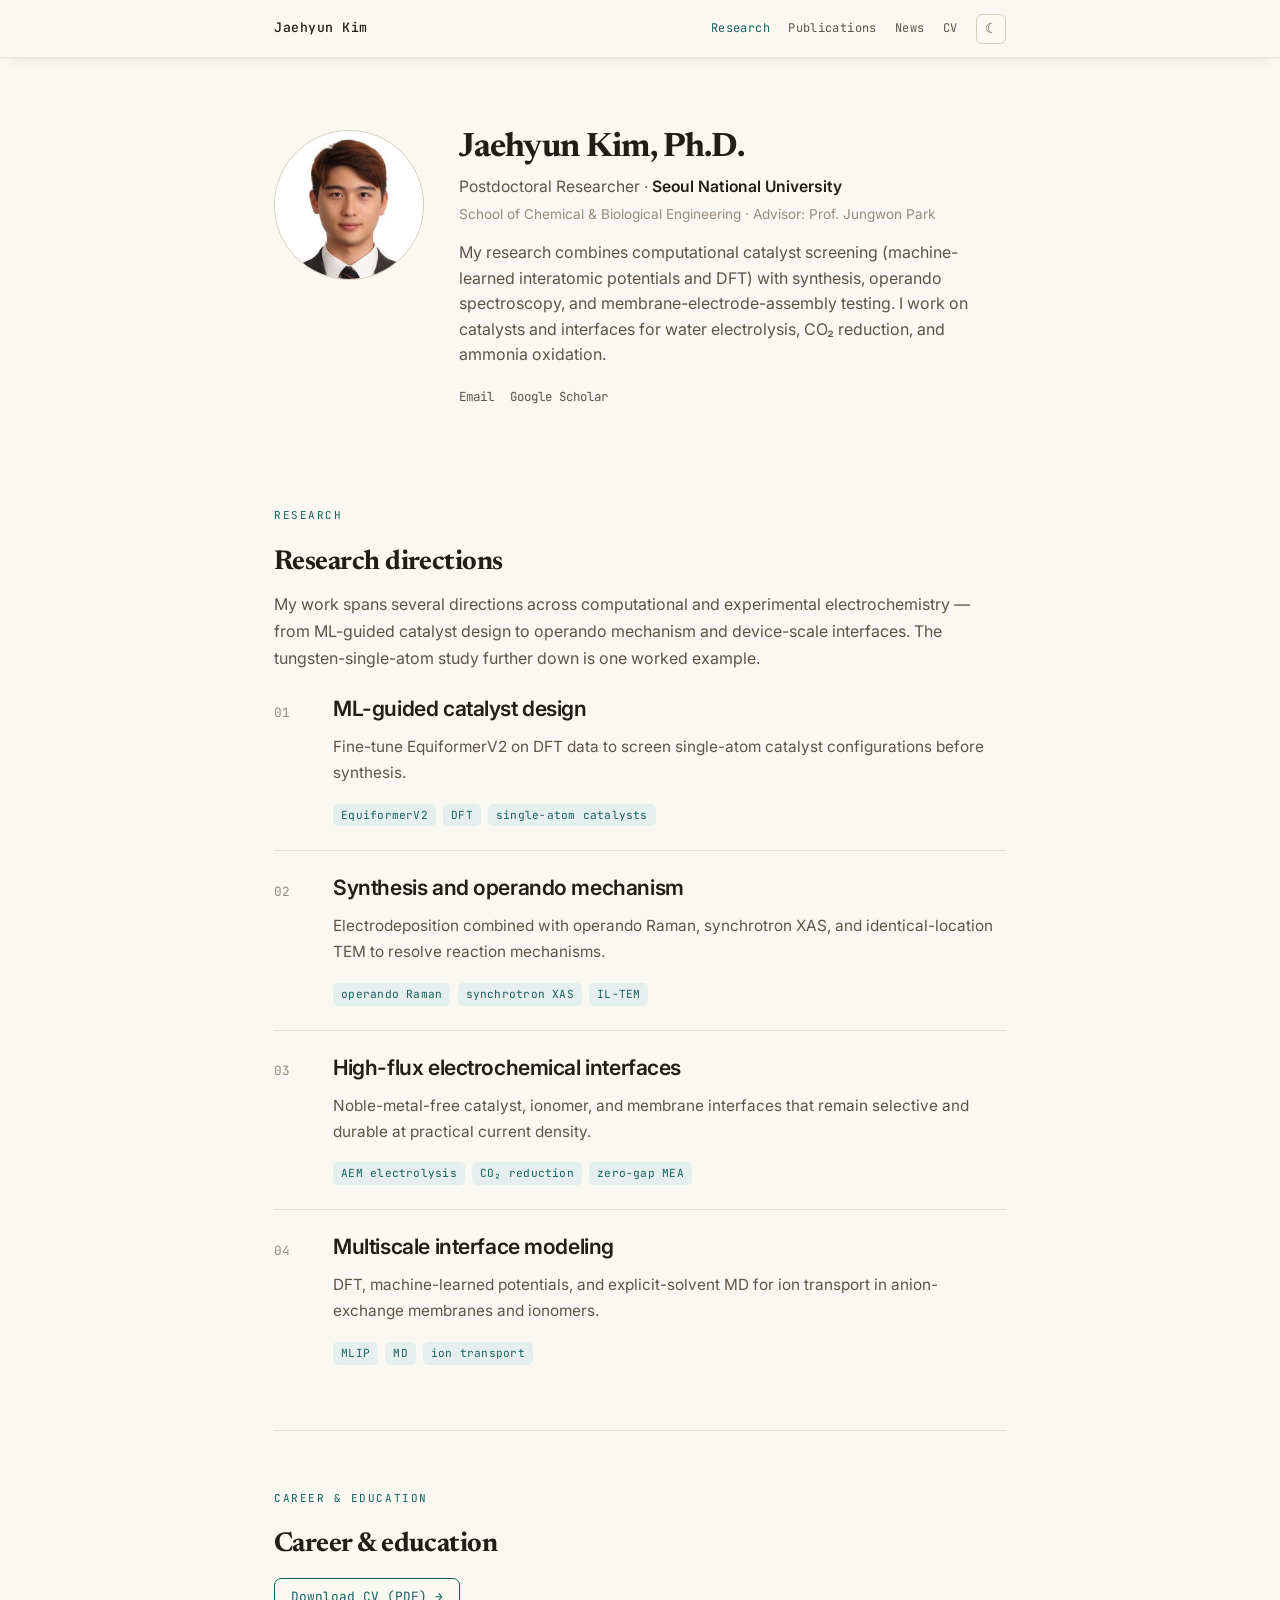
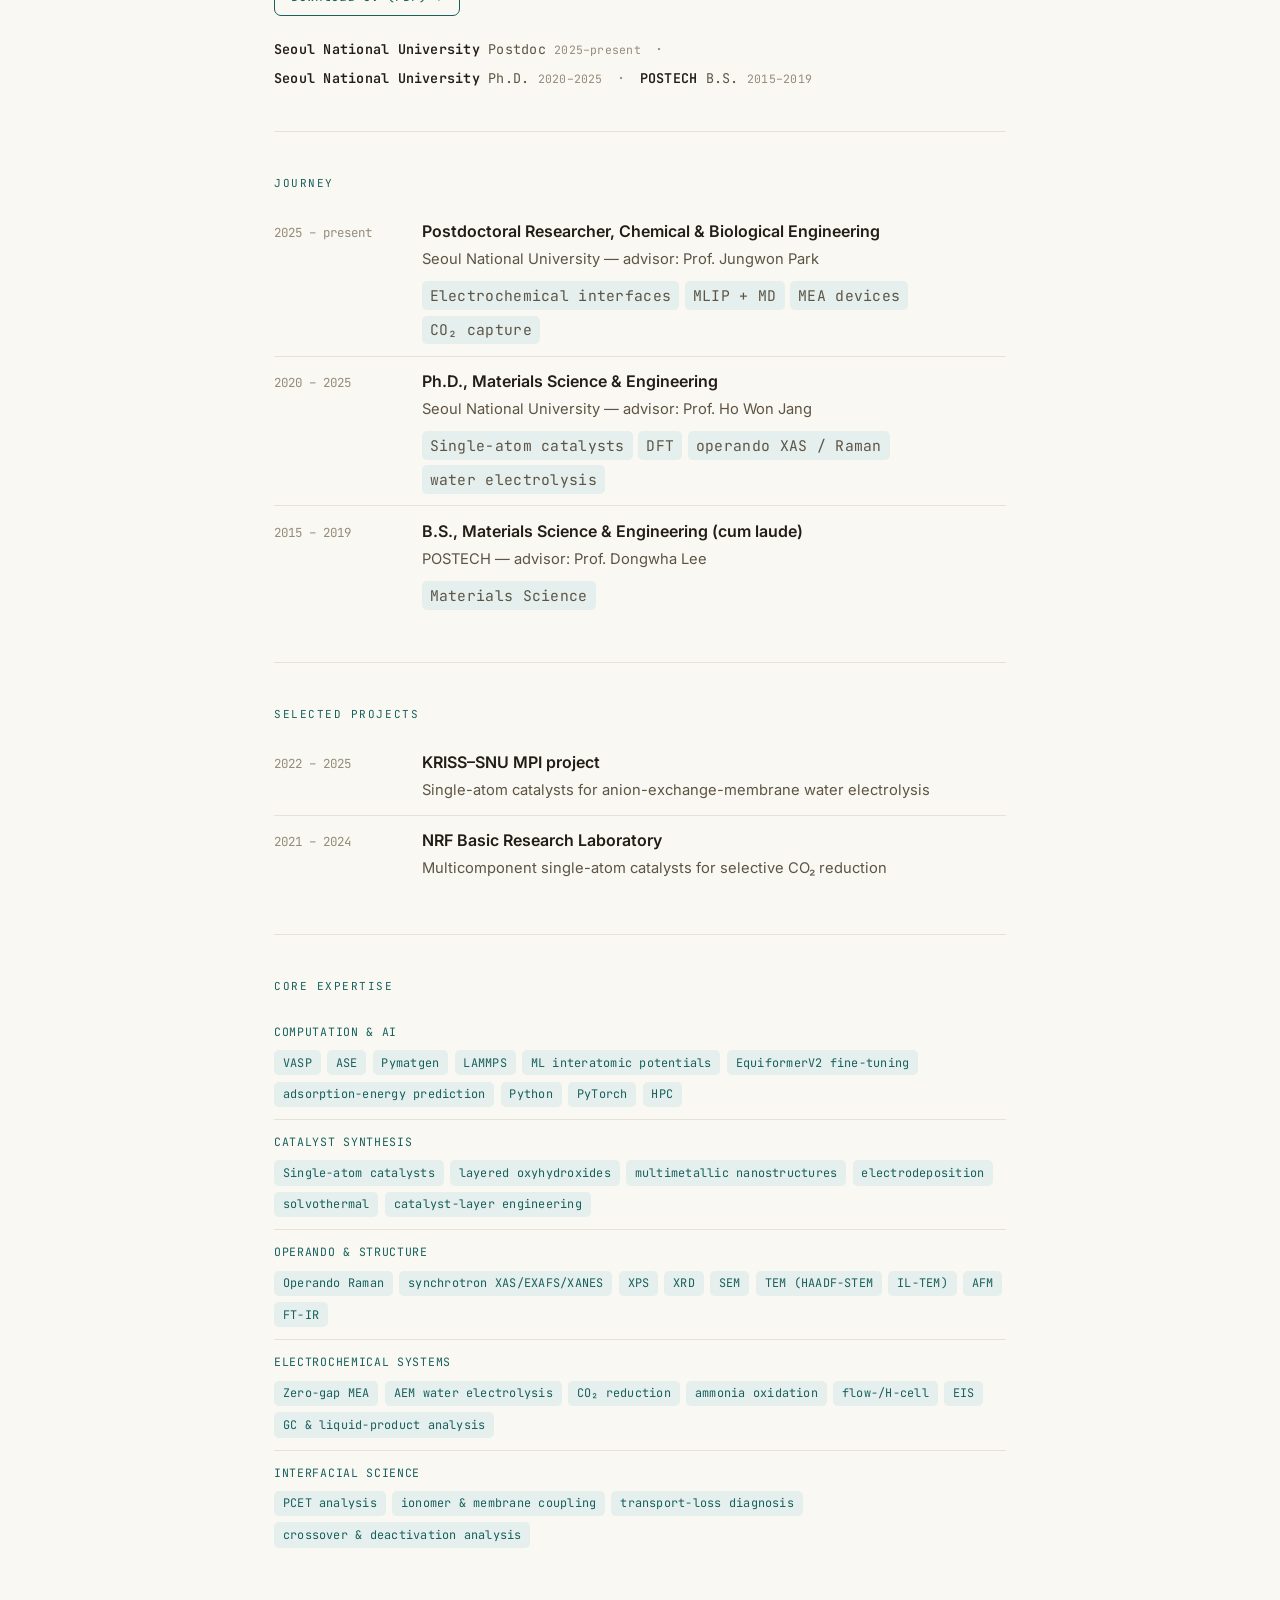
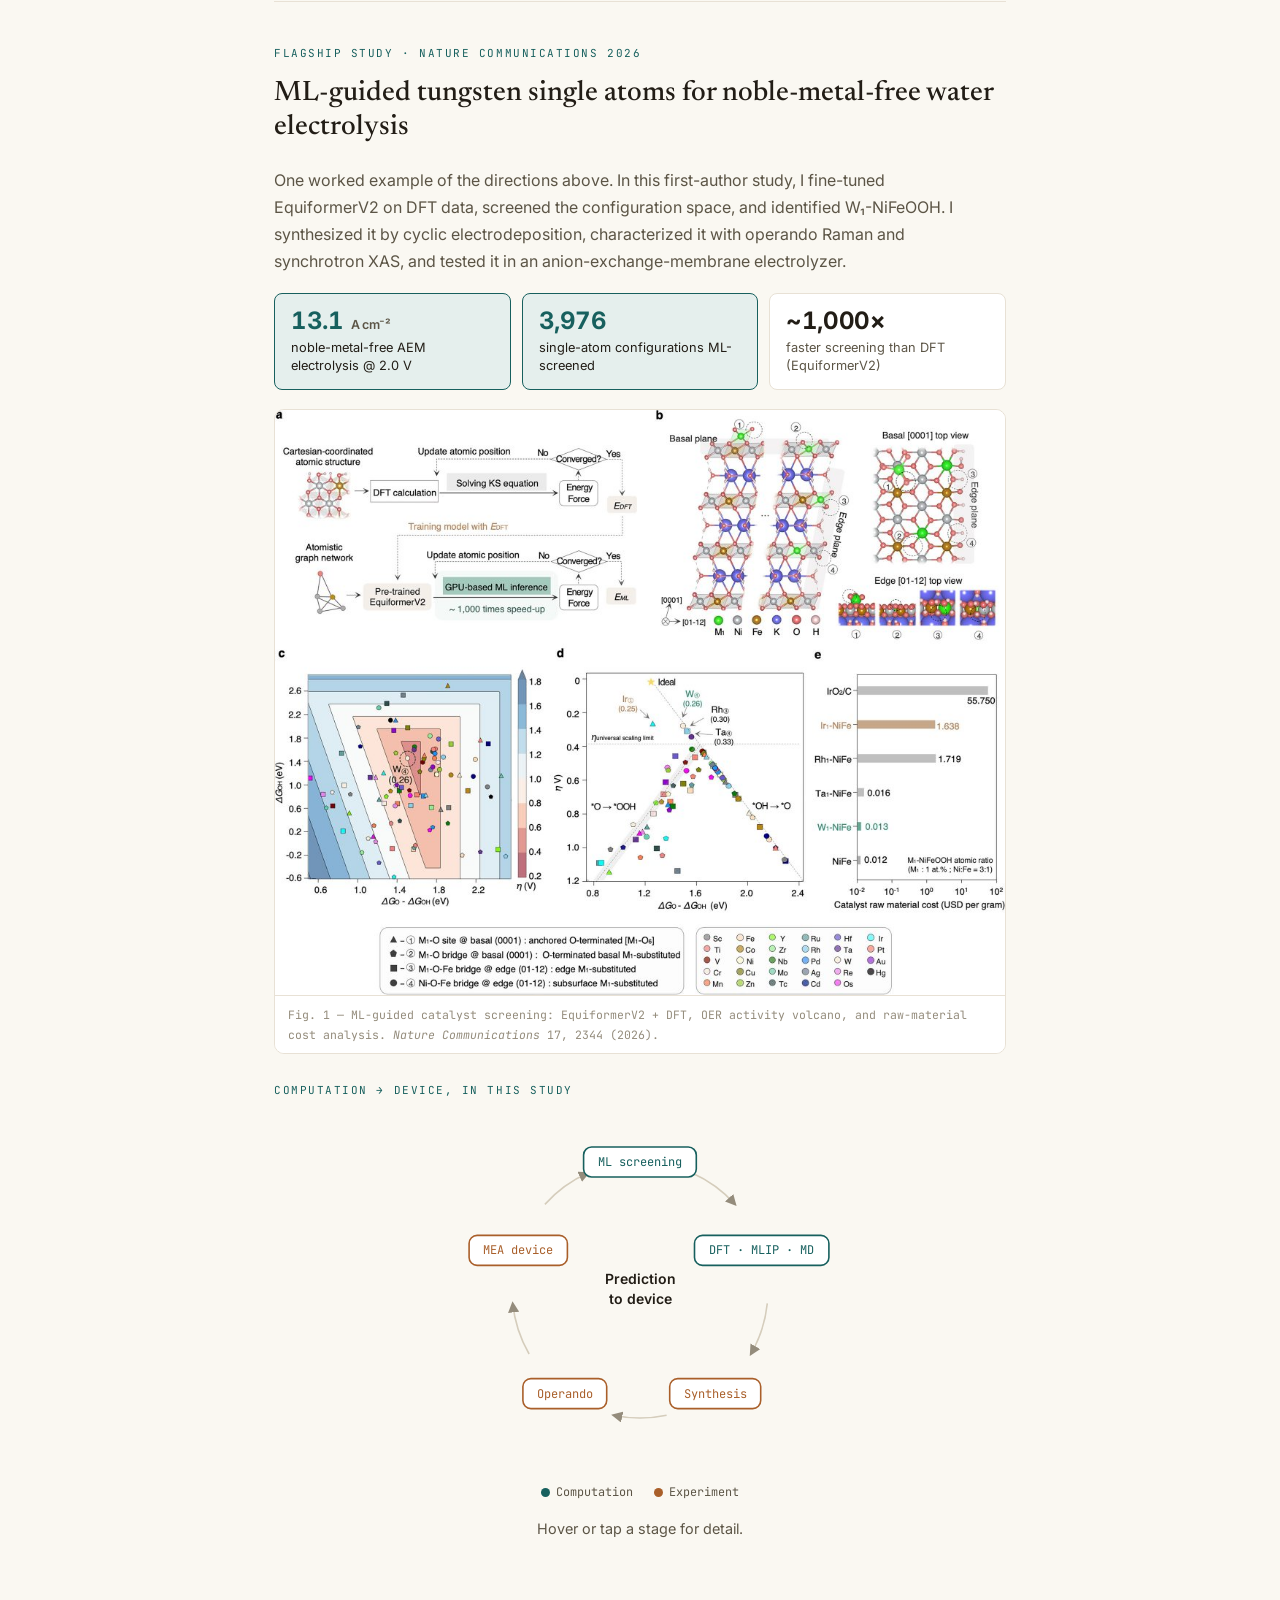
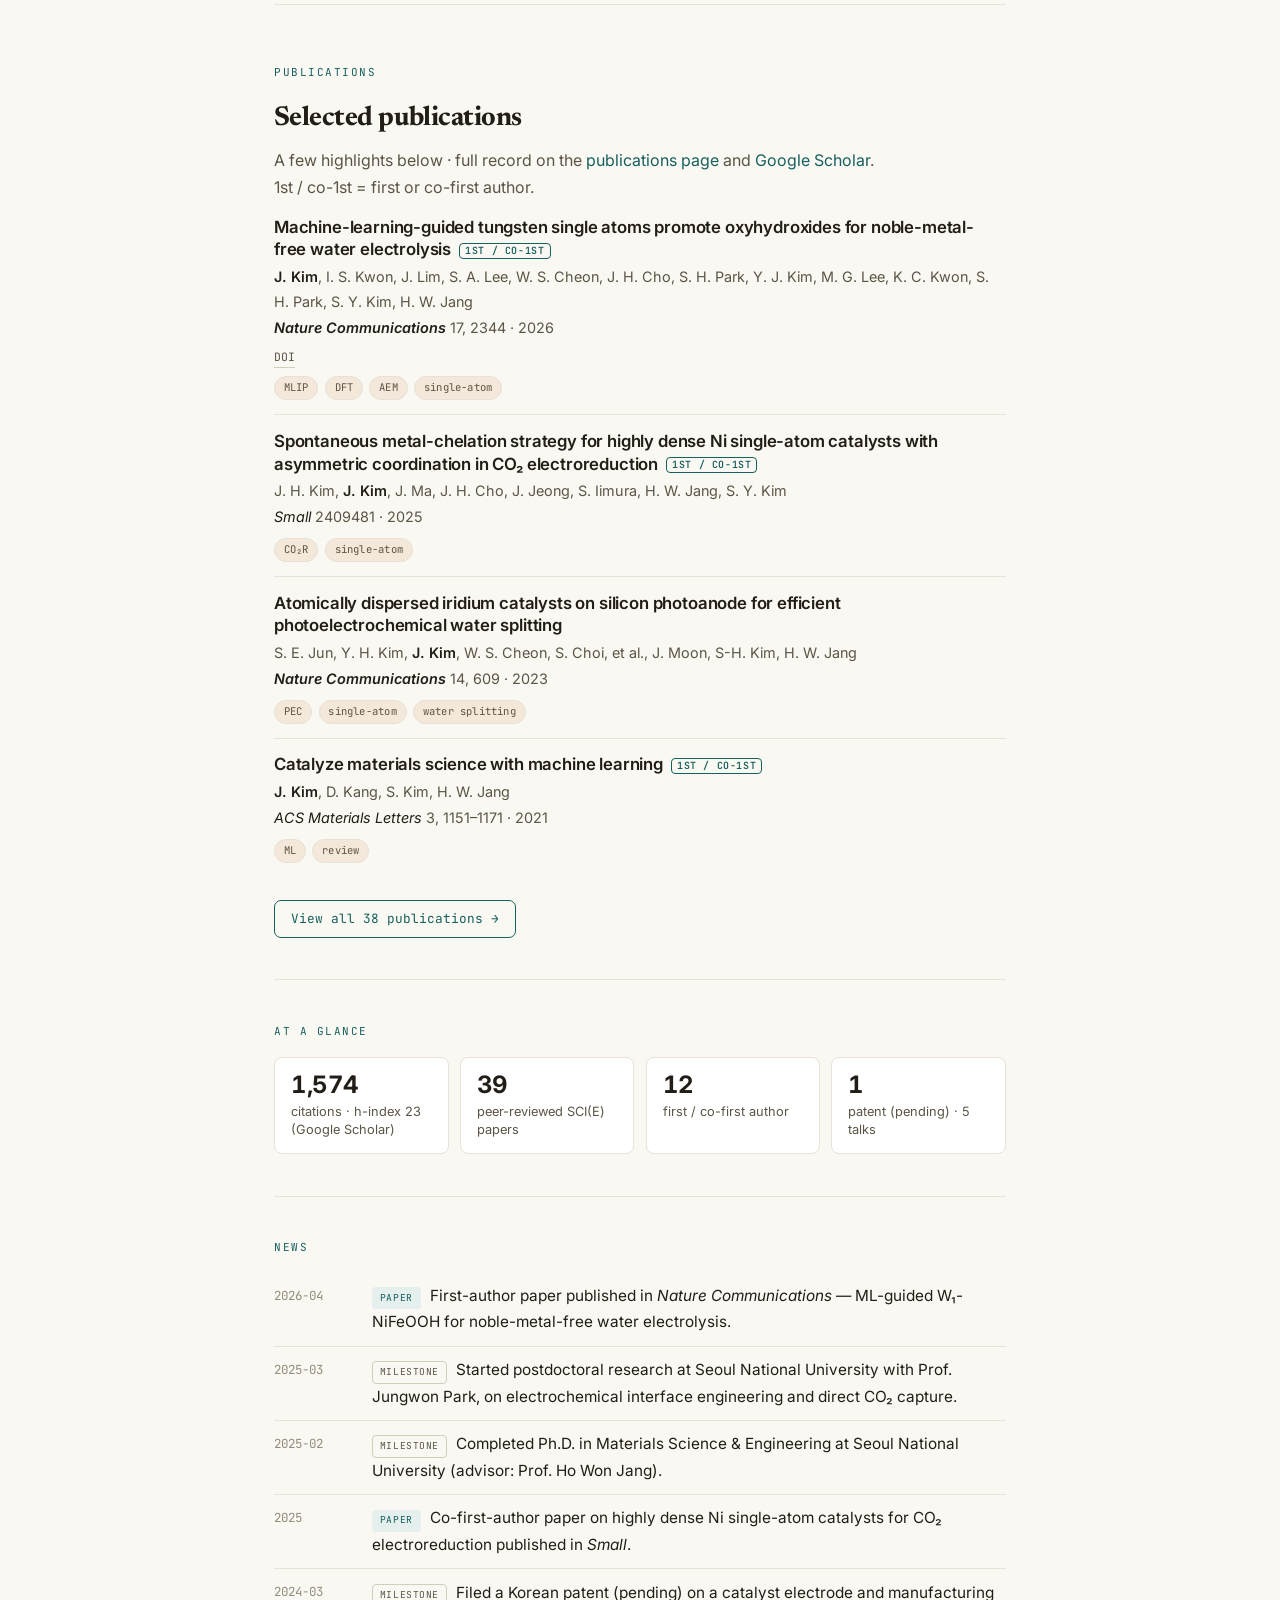
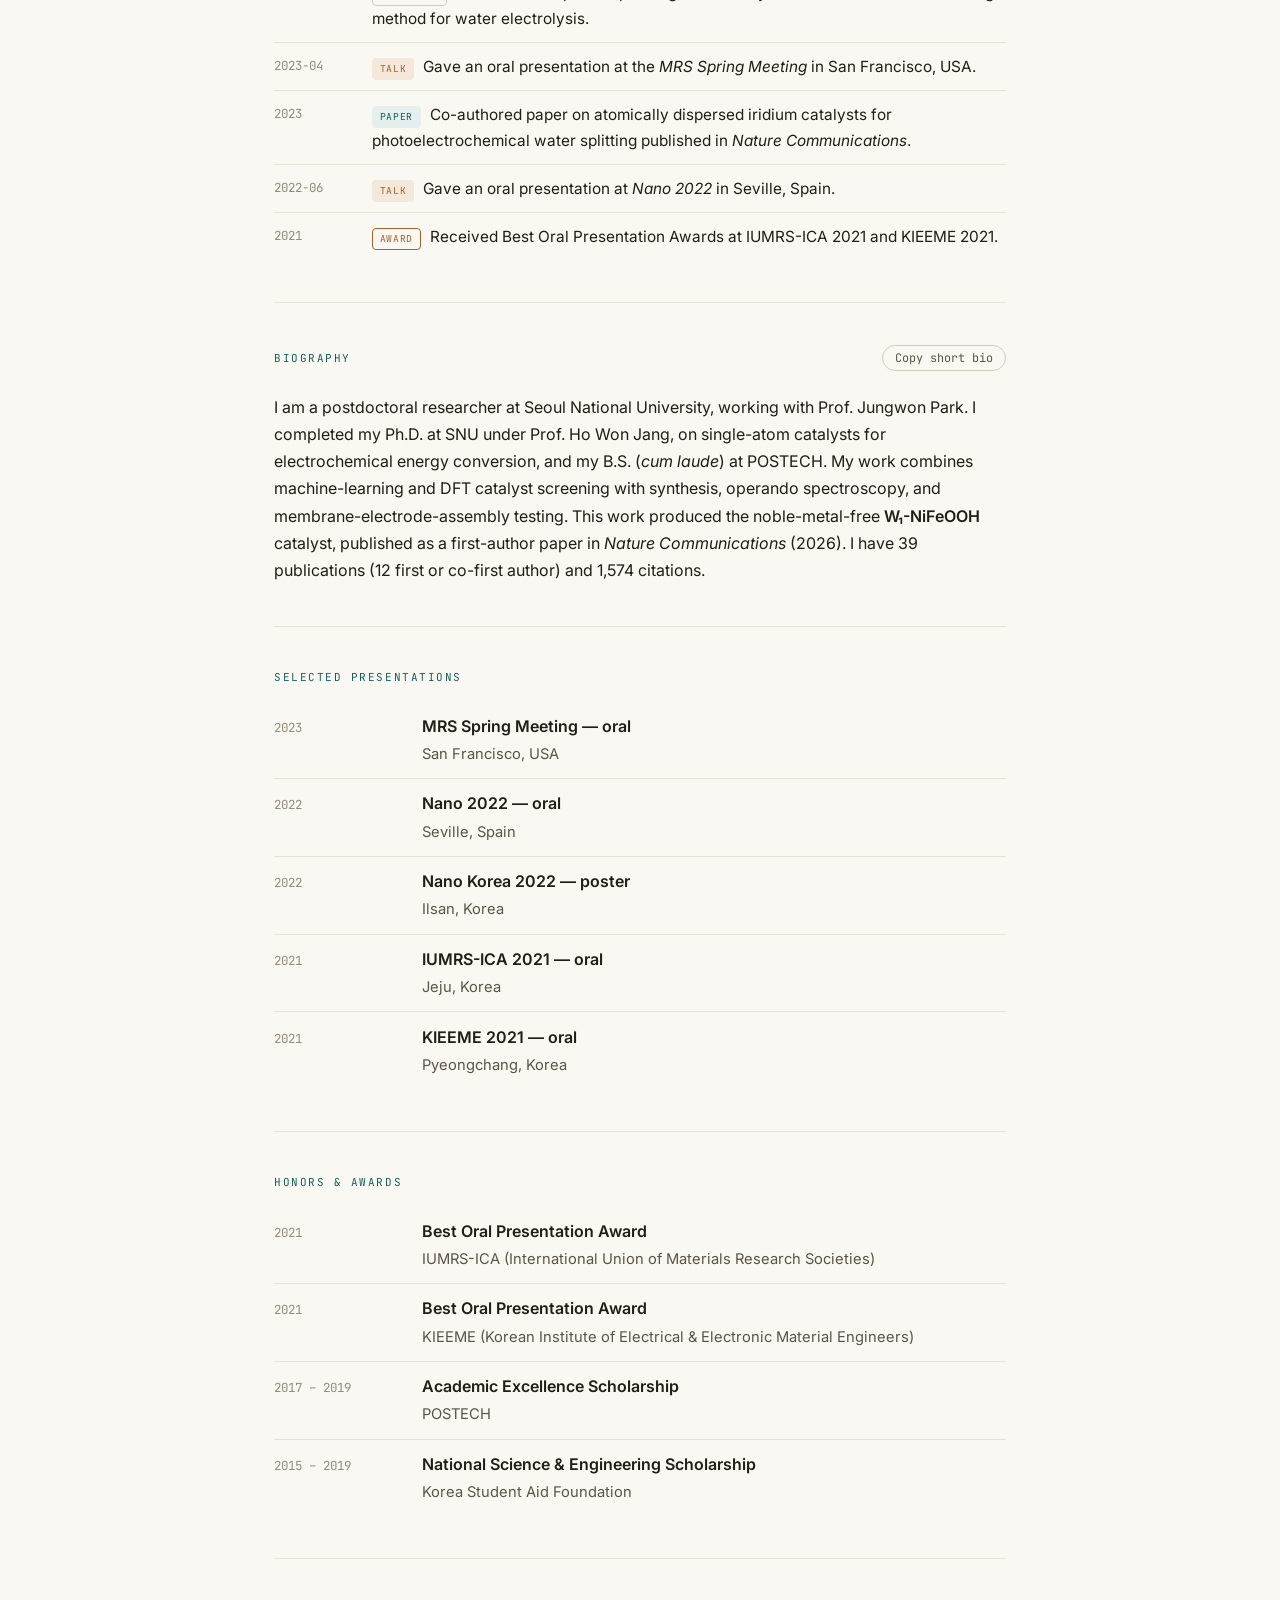
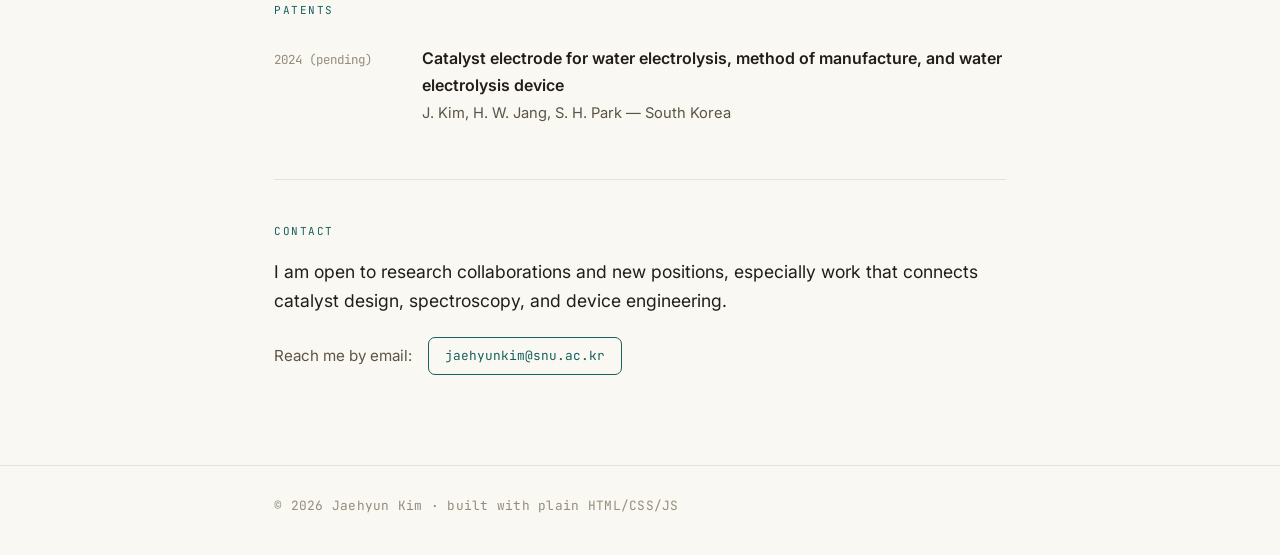
<file: index.html>
<!DOCTYPE html>
<html lang="en">
<head>
  <meta charset="UTF-8" />
  <meta name="viewport" content="width=device-width, initial-scale=1.0" />
  <meta name="color-scheme" content="light dark" />
  <title>Jaehyun Kim — Electrochemical Interfaces, Computation + Experiment</title>
  <meta name="description" content="Jaehyun Kim, Ph.D. — postdoctoral researcher at Seoul National University working on electrochemical catalysts and interfaces, combining machine-learning and DFT screening with synthesis, operando spectroscopy, and device testing." />
  <link rel="canonical" href="https://flash-jaehyun.github.io/" />
  <meta property="og:type" content="website" />
  <meta property="og:url" content="https://flash-jaehyun.github.io/" />
  <meta property="og:title" content="Jaehyun Kim — Electrochemical Interfaces, Computation + Experiment" />
  <meta property="og:description" content="Postdoctoral researcher at Seoul National University working on electrochemical catalysts and interfaces. First-author, Nature Communications (2026). 39 publications, 1,574 citations, h-index 23." />
  <meta property="og:image" content="https://flash-jaehyun.github.io/assets/pubs/natcomm2026_fig1.jpg" />
  <meta name="twitter:card" content="summary_large_image" />
  <link rel="icon" type="image/svg+xml" href="assets/favicon.svg" />
  <link rel="preconnect" href="https://fonts.googleapis.com" />
  <link rel="preconnect" href="https://fonts.gstatic.com" crossorigin />
  <link href="https://fonts.googleapis.com/css2?family=Inter:wght@400;500;600;700&family=JetBrains+Mono:wght@400;500&family=Newsreader:opsz,wght@6..72,400;6..72,500;6..72,600&display=swap" rel="stylesheet" />
  <script>
    (function () {
      var s = localStorage.getItem("theme");
      var d = window.matchMedia("(prefers-color-scheme: dark)").matches;
      document.documentElement.dataset.theme = s || (d ? "dark" : "light");
    })();
  </script>
  <link rel="stylesheet" href="css/style.css?v=18" />
  <script type="application/ld+json">
  {
    "@context": "https://schema.org",
    "@type": "Person",
    "name": "Jaehyun Kim",
    "honorificSuffix": "Ph.D.",
    "jobTitle": "Postdoctoral Researcher",
    "affiliation": { "@type": "Organization", "name": "Seoul National University" },
    "alumniOf": [
      { "@type": "Organization", "name": "Seoul National University" },
      { "@type": "Organization", "name": "Pohang University of Science and Technology (POSTECH)" }
    ],
    "email": "mailto:jaehyunkim@snu.ac.kr",
    "sameAs": ["https://scholar.google.com/citations?user=1VA58skAAAAJ"],
    "knowsAbout": ["Electrocatalysis", "Machine-learning interatomic potentials", "Water electrolysis", "CO2 reduction", "Operando spectroscopy", "Membrane-electrode assemblies"]
  }
  </script>
</head>
<body>
  <a class="skip-link" href="#main">Skip to content</a>
  <header class="site-header">
    <div class="nav-inner">
      <a class="brand" href="#top" data-profile="shortName">Jaehyun Kim</a>
      <nav class="main-nav">
        <a href="#research">Research</a>
        <a href="#publications">Publications</a>
        <a href="#news">News</a>
        <a href="#cv">CV</a>
        <button id="theme-toggle" title="Toggle dark mode">☾</button>
      </nav>
    </div>
  </header>

  <main class="container" id="main">
    <span id="top"></span>
    <noscript>
      <section class="block" style="opacity:1;transform:none;">
        <h1>Jaehyun Kim, Ph.D.</h1>
        <p>Postdoctoral Researcher, Seoul National University — computational + experimental
        electrochemist. First-author <em>Nature Communications</em> (2026): ML-designed W₁-NiFeOOH.
        Contact: <a href="mailto:jaehyunkim@snu.ac.kr">jaehyunkim@snu.ac.kr</a>. Please enable
        JavaScript for the full experience.</p>
      </section>
    </noscript>

    <!-- ================= Hero ================= -->
    <section class="hero">
      <img class="portrait" src="assets/portrait.jpg" alt="Portrait of Jaehyun Kim" width="150" height="150" style="display:none"
           onload="this.style.display='block';var f=document.getElementById('portrait-fallback');if(f)f.style.display='none';" />
      <div class="portrait-fallback" id="portrait-fallback" data-profile="initial">JK</div>
      <div>
        <h1 class="hero-name" data-profile="name">Jaehyun Kim, Ph.D.</h1>
        <div class="hi-role" id="hi-role"></div>
        <div class="hi-meta" id="hi-meta"></div>
        <p class="tagline" data-profile="subhead"></p>
        <div class="links">
          <a data-profile-href="email" href="#">Email</a>
          <a data-profile-href="scholar" href="#" target="_blank" rel="noopener">Google Scholar</a>
          <a data-profile-href="github" href="#" target="_blank" rel="noopener">GitHub</a>
          <a data-profile-href="orcid" href="#" target="_blank" rel="noopener">ORCID</a>
        </div>
      </div>
    </section>

    <!-- ================= Research directions ================= -->
    <section class="block" id="research">
      <div class="section-head">
        <div class="sec-label">Research</div>
        <h2>Research directions</h2>
        <p class="lead" style="margin-top:0.2rem;">My work spans several directions across computational and
          experimental electrochemistry — from ML-guided catalyst design to operando mechanism and
          device-scale interfaces. The tungsten-single-atom study further down is one worked example.</p>
      </div>
      <div id="directions" style="margin-top:1.2rem;"></div>
    </section>

    <!-- ================= Career & Education ================= -->
    <section class="block" id="cv">
      <div class="section-head">
        <div class="sec-label">Career &amp; Education</div>
        <h2>Career &amp; education</h2>
        <p style="margin-top:0.6rem;"><a class="btn" href="assets/cv.pdf" target="_blank" rel="noopener">Download CV (PDF) →</a></p>
      </div>
      <div id="affiliations-strip" style="margin-top:1.1rem;"></div>
    </section>

    <section class="block"><div class="sec-label">Journey</div><div id="cv-education"></div></section>
    <section class="block"><div class="sec-label">Selected Projects</div><div id="cv-experience"></div></section>
    <section class="block"><div class="sec-label">Core Expertise</div><div id="cv-skills"></div></section>

    <!-- ================= Flagship study (worked example) ================= -->
    <section class="block">
      <div class="sec-label">Flagship study · Nature Communications 2026</div>
      <h2 class="section-title">ML-guided tungsten single atoms for noble-metal-free water electrolysis</h2>
      <p class="lead">One worked example of the directions above. In this first-author study, I fine-tuned
      EquiformerV2 on DFT data, screened the configuration space, and identified W₁-NiFeOOH. I synthesized
      it by cyclic electrodeposition, characterized it with operando Raman and synchrotron XAS, and tested
      it in an anion-exchange-membrane electrolyzer.</p>
      <div class="chips" style="margin-top:1.1rem;">
        <div class="chip hl"><div class="v">13.1 <small>A cm⁻²</small></div><div class="k">noble-metal-free AEM electrolysis @ 2.0 V</div></div>
        <div class="chip hl"><div class="v">3,976</div><div class="k">single-atom configurations ML-screened</div></div>
        <div class="chip"><div class="v">~1,000×</div><div class="k">faster screening than DFT (EquiformerV2)</div></div>
      </div>
      <figure class="pub-figure" style="margin-top:1.2rem;">
        <img src="assets/pubs/natcomm2026_fig1.jpg" alt="Machine learning-guided catalyst screening (Nature Communications 2026, Fig. 1)" loading="lazy" />
        <figcaption>Fig. 1 — ML-guided catalyst screening: EquiformerV2 + DFT, OER activity volcano, and raw-material cost analysis. <em>Nature Communications</em> 17, 2344 (2026).</figcaption>
      </figure>
      <div class="sec-label" style="margin-top:1.7rem;">Computation → device, in this study</div>
      <div id="loop-graphic" style="margin-top:0.6rem;"></div>
      <div class="loop-note" id="loop-note"></div>
    </section>

    <!-- ================= Publications ================= -->
    <section class="block" id="publications">
      <div class="section-head">
        <div class="sec-label">Publications</div>
        <h2>Selected publications</h2>
        <p class="lead" style="margin-top:0.2rem;">A few highlights below · full record on the
          <a href="publications.html">publications page</a> and
          <a data-profile-href="scholar" href="#" target="_blank" rel="noopener">Google Scholar</a>.
          <span style="white-space:nowrap;"><span class="pub-first" style="margin-left:0;">1st / co-1st</span> = first or co-first author.</span></p>
      </div>
      <div id="pubs-all"></div>
      <p style="margin-top:1.4rem;"><a class="btn" id="pub-viewall" href="publications.html">View all publications →</a></p>
    </section>

    <!-- ================= At a glance (bibliometrics) ================= -->
    <section class="block">
      <div class="sec-label">At a glance</div>
      <div class="chips" style="margin-top:1rem;">
        <div class="chip"><div class="v">1,574</div><div class="k">citations · h-index 23 (Google Scholar)</div></div>
        <div class="chip"><div class="v">39</div><div class="k">peer-reviewed SCI(E) papers</div></div>
        <div class="chip"><div class="v">12</div><div class="k">first / co-first author</div></div>
        <div class="chip"><div class="v">1</div><div class="k">patent (pending) · 5 talks</div></div>
      </div>
    </section>

    <!-- ================= News ================= -->
    <section class="block" id="news">
      <div class="sec-label">News</div>
      <ul class="news-list" id="news-all" style="margin-top:1rem;"></ul>
    </section>

    <!-- ================= Biography ================= -->
    <section class="block">
      <div class="section-title-row">
        <div class="sec-label" style="margin-bottom:0;">Biography</div>
        <button class="filter-chip" id="copy-bio" type="button">Copy short bio</button>
      </div>
      <p class="prose" id="bio-text" style="margin-top:1rem;"></p>
    </section>

    <section class="block" id="talks-block" style="display:none;"><div class="sec-label">Selected Presentations</div><div id="cv-talks"></div></section>
    <section class="block" id="honors-block" style="display:none;"><div class="sec-label">Honors &amp; Awards</div><div id="cv-honors"></div></section>
    <section class="block" id="patents-block" style="display:none;"><div class="sec-label">Patents</div><div id="cv-patents"></div></section>

    <!-- ================= Contact ================= -->
    <section class="block" id="contact">
      <div class="sec-label">Contact</div>
      <div id="work-with-me" style="margin-top:1rem;"></div>
    </section>
  </main>

  <footer class="site-footer">
    <div class="container">
      © <span id="footer-year"></span> <span data-profile="shortName">Jaehyun Kim</span> · built with plain HTML/CSS/JS
    </div>
  </footer>

  <script src="js/data.js?v=18"></script>
  <script src="js/main.js?v=18"></script>
  <script>
    document.addEventListener("DOMContentLoaded", () => {
      renderAffilTimeline("affiliations-strip");
      renderLoopGraphic("loop-graphic", "loop-note");
      renderDirections("directions");
      renderPublications("pubs-all", "selected");
      const viewAll = document.getElementById("pub-viewall");
      if (viewAll) viewAll.textContent = "View all " + PUBLICATIONS.length + " publications →";
      renderNews("news-all");
      renderBio("bio-text", "copy-bio");
      renderCVList("cv-education", CV.education);
      renderCVList("cv-experience", CV.experience);
      renderSkills("cv-skills");
      if (CV.talks && CV.talks.length) { document.getElementById("talks-block").style.display = ""; renderCVList("cv-talks", CV.talks); }
      if (CV.honors && CV.honors.length) { document.getElementById("honors-block").style.display = ""; renderCVList("cv-honors", CV.honors); }
      if (CV.patents && CV.patents.length) { document.getElementById("patents-block").style.display = ""; renderCVList("cv-patents", CV.patents); }
      renderWorkWithMe("work-with-me");
    });
  </script>
</body>
</html>
</file>
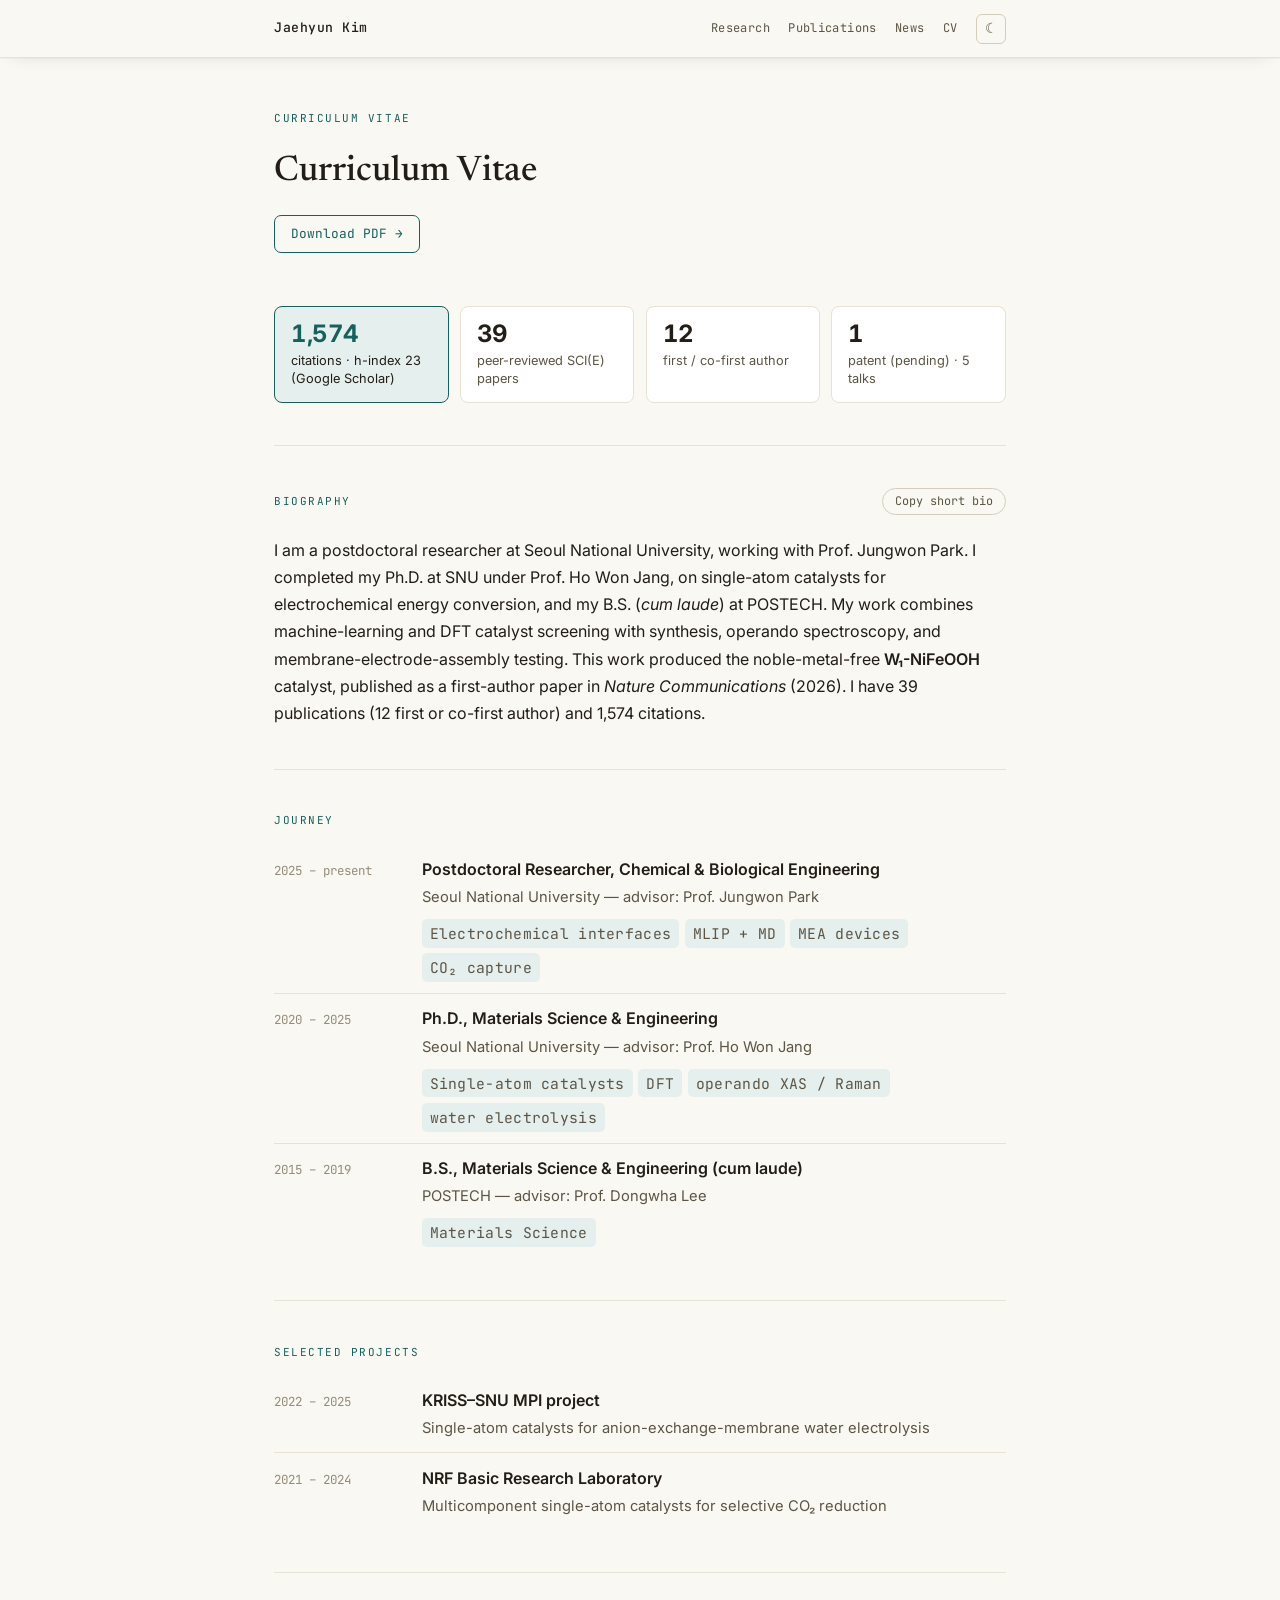
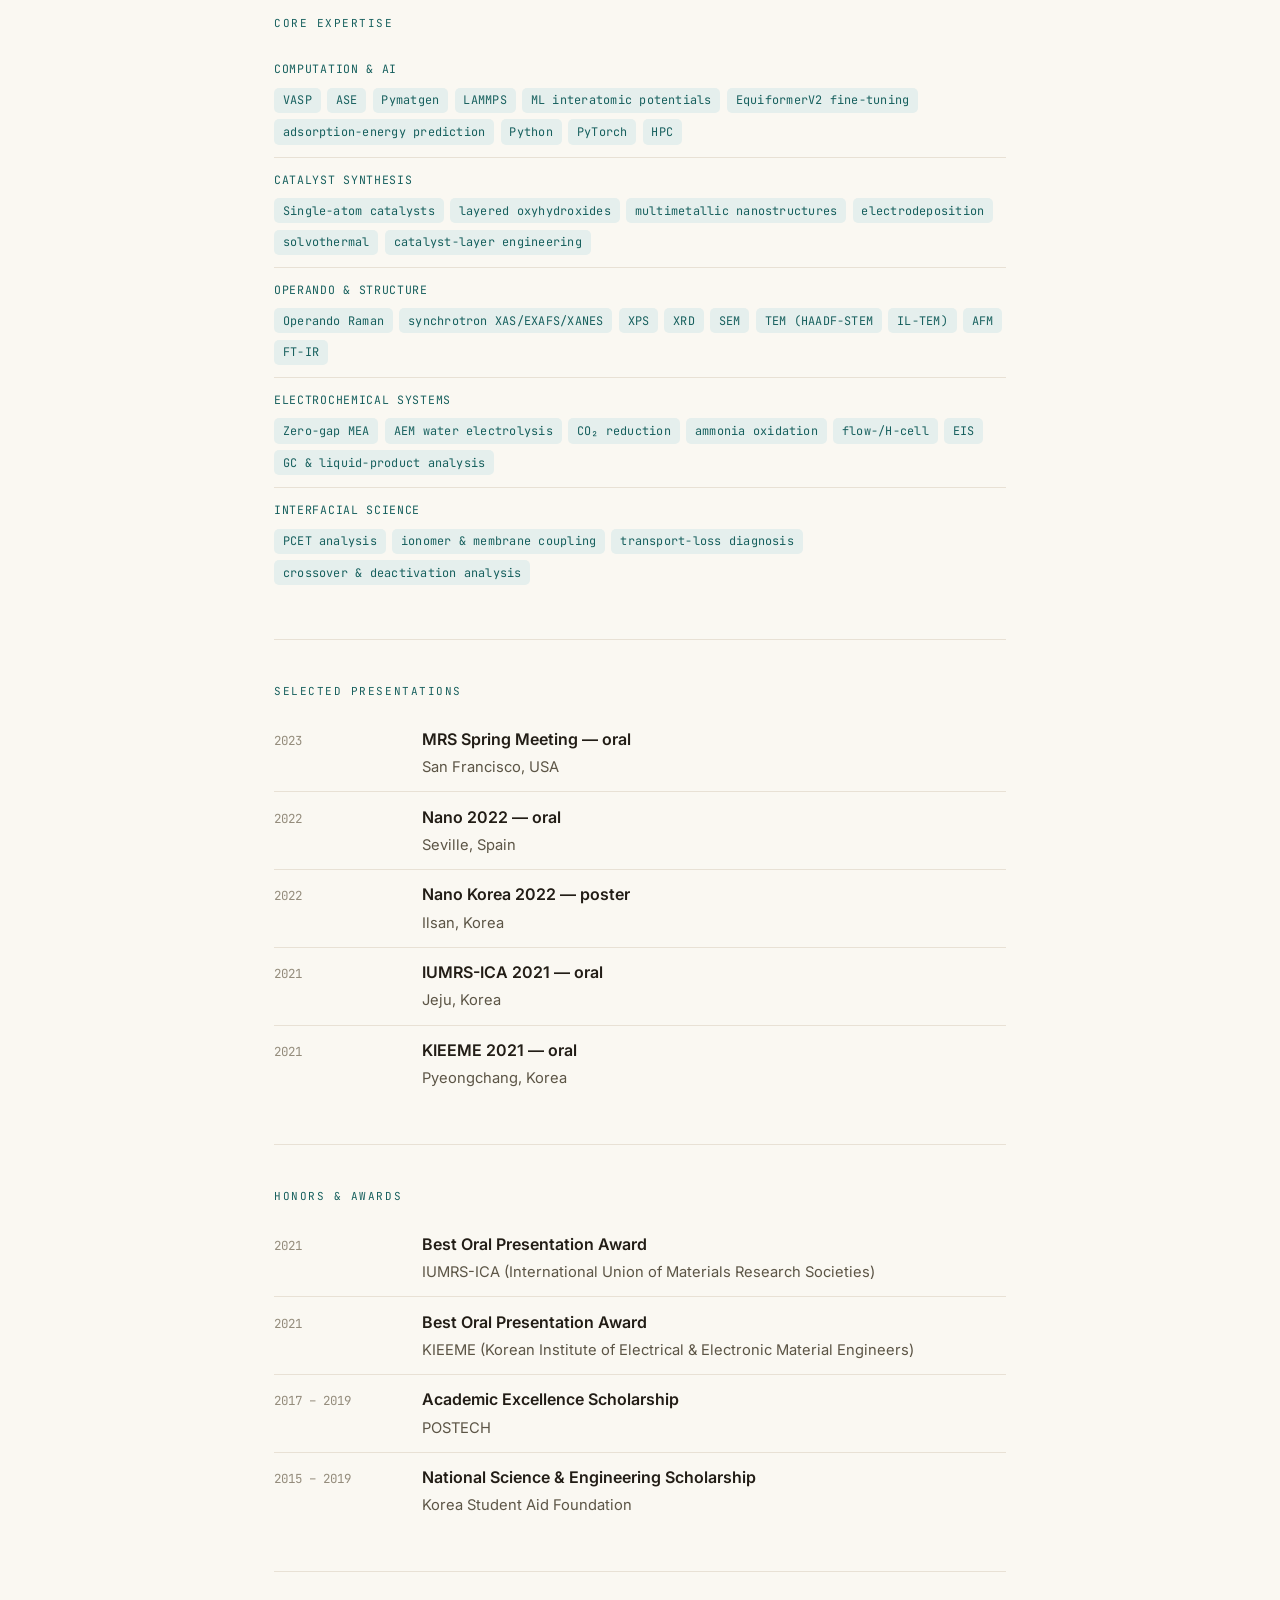
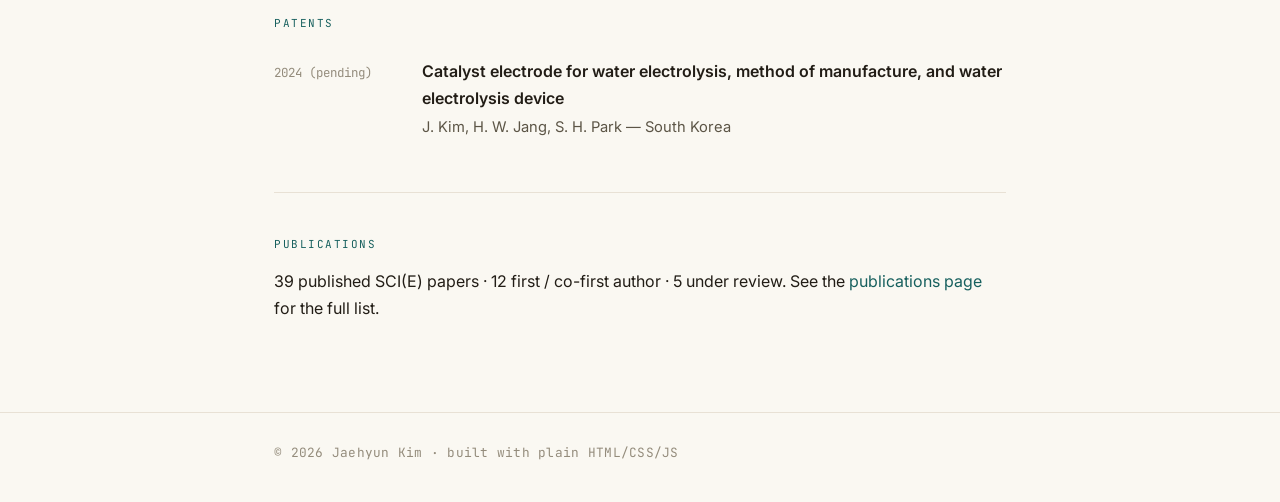
<file: cv.html>
<!DOCTYPE html>
<html lang="en">
<head>
  <meta charset="UTF-8" />
  <meta name="viewport" content="width=device-width, initial-scale=1.0" />
  <meta name="color-scheme" content="light dark" />
  <title>CV — Jaehyun Kim</title>
  <meta name="description" content="Curriculum vitae of Jaehyun Kim, Ph.D. — education, research, publications, talks, awards, and patents." />
  <link rel="canonical" href="https://flash-jaehyun.github.io/cv.html" />
  <link rel="icon" type="image/svg+xml" href="assets/favicon.svg" />
  <link rel="preconnect" href="https://fonts.googleapis.com" />
  <link rel="preconnect" href="https://fonts.gstatic.com" crossorigin />
  <link href="https://fonts.googleapis.com/css2?family=Inter:wght@400;500;600;700&family=JetBrains+Mono:wght@400;500&family=Newsreader:opsz,wght@6..72,400;6..72,500;6..72,600&display=swap" rel="stylesheet" />
  <script>
    (function () {
      var s = localStorage.getItem("theme");
      var d = window.matchMedia("(prefers-color-scheme: dark)").matches;
      document.documentElement.dataset.theme = s || (d ? "dark" : "light");
    })();
  </script>
  <link rel="stylesheet" href="css/style.css?v=18" />
</head>
<body>
  <a class="skip-link" href="#main">Skip to content</a>
  <header class="site-header">
    <div class="nav-inner">
      <a class="brand" href="index.html" data-profile="shortName">Jaehyun</a>
      <nav class="main-nav">
        <a href="index.html#research">Research</a>
        <a href="index.html#publications">Publications</a>
        <a href="index.html#news">News</a>
        <a href="index.html#cv">CV</a>
        <button id="theme-toggle" title="Toggle dark mode">☾</button>
      </nav>
    </div>
  </header>

  <main class="container" id="main">
    <div class="page-head">
      <div class="sec-label">Curriculum Vitae</div>
      <h1>Curriculum Vitae</h1>
      <p style="margin-top:0.8rem;">
        <!-- Drop a PDF at assets/cv.pdf and this button works: -->
        <a class="btn" href="assets/cv.pdf" target="_blank" rel="noopener">Download PDF →</a>
      </p>
    </div>

    <section class="block">
      <div class="chips">
        <div class="chip hl"><div class="v">1,574</div><div class="k">citations · h-index 23 (Google Scholar)</div></div>
        <div class="chip"><div class="v">39</div><div class="k">peer-reviewed SCI(E) papers</div></div>
        <div class="chip"><div class="v">12</div><div class="k">first / co-first author</div></div>
        <div class="chip"><div class="v">1</div><div class="k">patent (pending) · 5 talks</div></div>
      </div>
    </section>

    <section class="block">
      <div class="section-title-row">
        <div class="sec-label" style="margin-bottom:0;">Biography</div>
        <button class="filter-chip" id="copy-bio" type="button">Copy short bio</button>
      </div>
      <p class="prose" id="bio-text" style="margin-top:1rem;"></p>
    </section>

    <section class="block">
      <div class="sec-label">Journey</div>
      <div id="cv-education"></div>
    </section>

    <section class="block">
      <div class="sec-label">Selected Projects</div>
      <div id="cv-experience"></div>
    </section>

    <section class="block">
      <div class="sec-label">Core Expertise</div>
      <div id="cv-skills"></div>
    </section>

    <section class="block" id="talks-block" style="display:none;">
      <div class="sec-label">Selected Presentations</div>
      <div id="cv-talks"></div>
    </section>

    <section class="block" id="honors-block" style="display:none;">
      <div class="sec-label">Honors &amp; Awards</div>
      <div id="cv-honors"></div>
    </section>

    <section class="block" id="patents-block" style="display:none;">
      <div class="sec-label">Patents</div>
      <div id="cv-patents"></div>
    </section>

    <section class="block">
      <div class="sec-label">Publications</div>
      <p class="prose">39 published SCI(E) papers · 12 first / co-first author · 5 under review. See the <a href="publications.html">publications page</a> for the full list.</p>
    </section>
  </main>

  <footer class="site-footer">
    <div class="container">
      © <span id="footer-year"></span> <span data-profile="shortName">Jaehyun</span> · built with plain HTML/CSS/JS
    </div>
  </footer>

  <script src="js/data.js?v=18"></script>
  <script src="js/main.js?v=18"></script>
  <script>
    document.addEventListener("DOMContentLoaded", () => {
      renderBio("bio-text", "copy-bio");
      renderCVList("cv-education", CV.education);
      renderCVList("cv-experience", CV.experience);
      renderSkills("cv-skills");
      if (CV.talks && CV.talks.length) {
        document.getElementById("talks-block").style.display = "";
        renderCVList("cv-talks", CV.talks);
      }
      if (CV.honors && CV.honors.length) {
        document.getElementById("honors-block").style.display = "";
        renderCVList("cv-honors", CV.honors);
      }
      if (CV.patents && CV.patents.length) {
        document.getElementById("patents-block").style.display = "";
        renderCVList("cv-patents", CV.patents);
      }
    });
  </script>
</body>
</html>
</file>
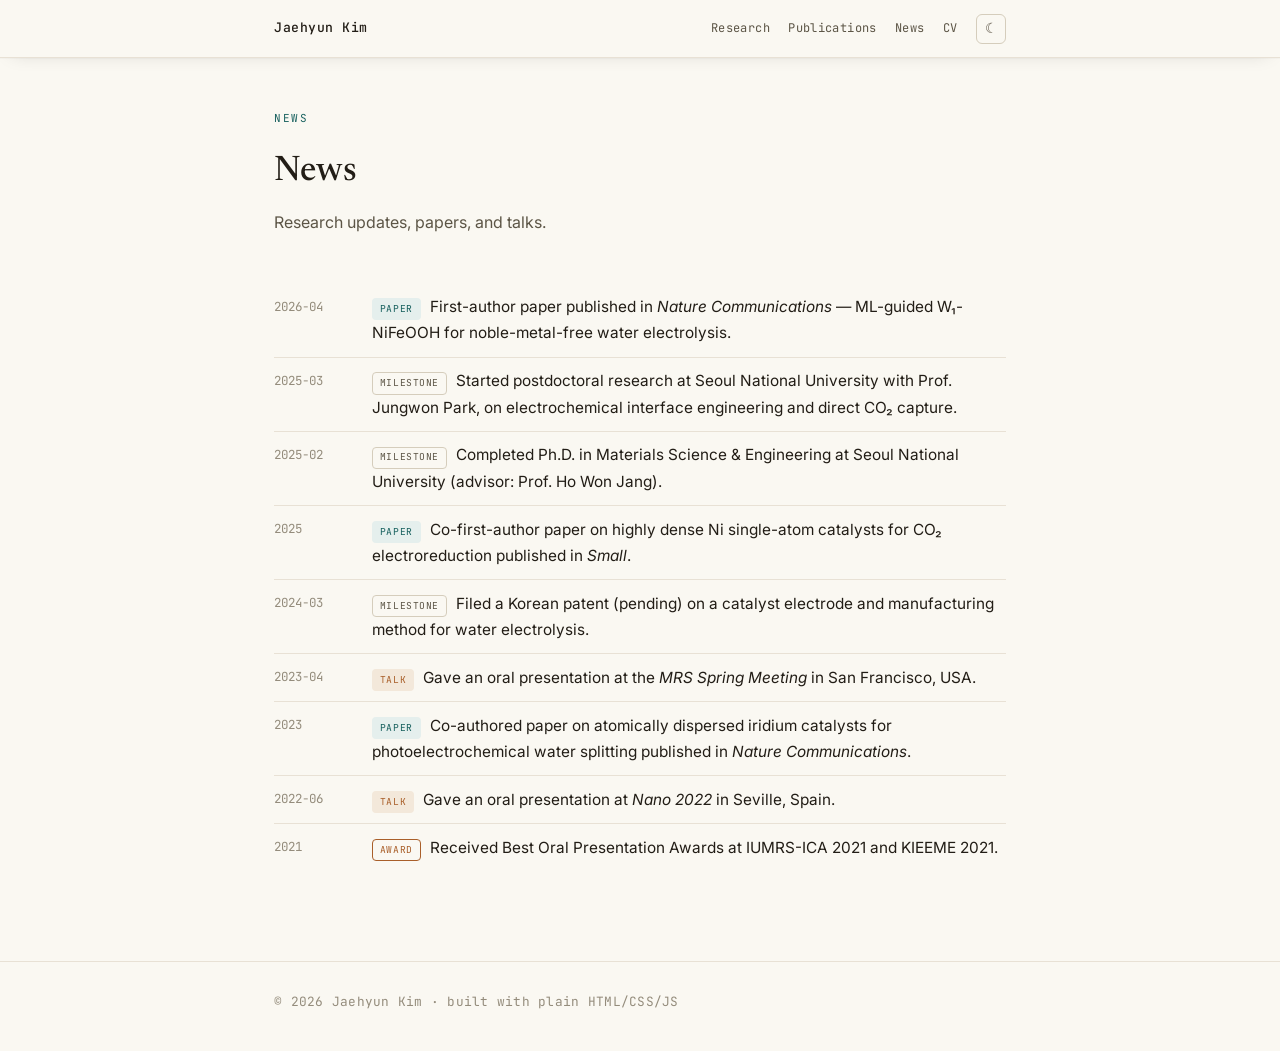
<file: news.html>
<!DOCTYPE html>
<html lang="en">
<head>
  <meta charset="UTF-8" />
  <meta name="viewport" content="width=device-width, initial-scale=1.0" />
  <meta name="color-scheme" content="light dark" />
  <title>News — Jaehyun Kim</title>
  <meta name="description" content="News and updates from Jaehyun Kim — papers, talks, and awards in electrocatalysis and computational materials design." />
  <link rel="canonical" href="https://flash-jaehyun.github.io/news.html" />
  <link rel="icon" type="image/svg+xml" href="assets/favicon.svg" />
  <link rel="preconnect" href="https://fonts.googleapis.com" />
  <link rel="preconnect" href="https://fonts.gstatic.com" crossorigin />
  <link href="https://fonts.googleapis.com/css2?family=Inter:wght@400;500;600;700&family=JetBrains+Mono:wght@400;500&family=Newsreader:opsz,wght@6..72,400;6..72,500;6..72,600&display=swap" rel="stylesheet" />
  <script>
    (function () {
      var s = localStorage.getItem("theme");
      var d = window.matchMedia("(prefers-color-scheme: dark)").matches;
      document.documentElement.dataset.theme = s || (d ? "dark" : "light");
    })();
  </script>
  <link rel="stylesheet" href="css/style.css?v=18" />
</head>
<body>
  <a class="skip-link" href="#main">Skip to content</a>
  <header class="site-header">
    <div class="nav-inner">
      <a class="brand" href="index.html" data-profile="shortName">Jaehyun</a>
      <nav class="main-nav">
        <a href="index.html#research">Research</a>
        <a href="index.html#publications">Publications</a>
        <a href="index.html#news">News</a>
        <a href="index.html#cv">CV</a>
        <button id="theme-toggle" title="Toggle dark mode">☾</button>
      </nav>
    </div>
  </header>

  <main class="container" id="main">
    <div class="page-head">
      <div class="sec-label">News</div>
      <h1>News</h1>
      <p>Research updates, papers, and talks.</p>
    </div>

    <section class="block">
      <ul class="news-list" id="news-all"></ul>
    </section>
  </main>

  <footer class="site-footer">
    <div class="container">
      © <span id="footer-year"></span> <span data-profile="shortName">Jaehyun</span> · built with plain HTML/CSS/JS
    </div>
  </footer>

  <script src="js/data.js?v=18"></script>
  <script src="js/main.js?v=18"></script>
  <script>
    document.addEventListener("DOMContentLoaded", () => renderNews("news-all"));
  </script>
</body>
</html>
</file>
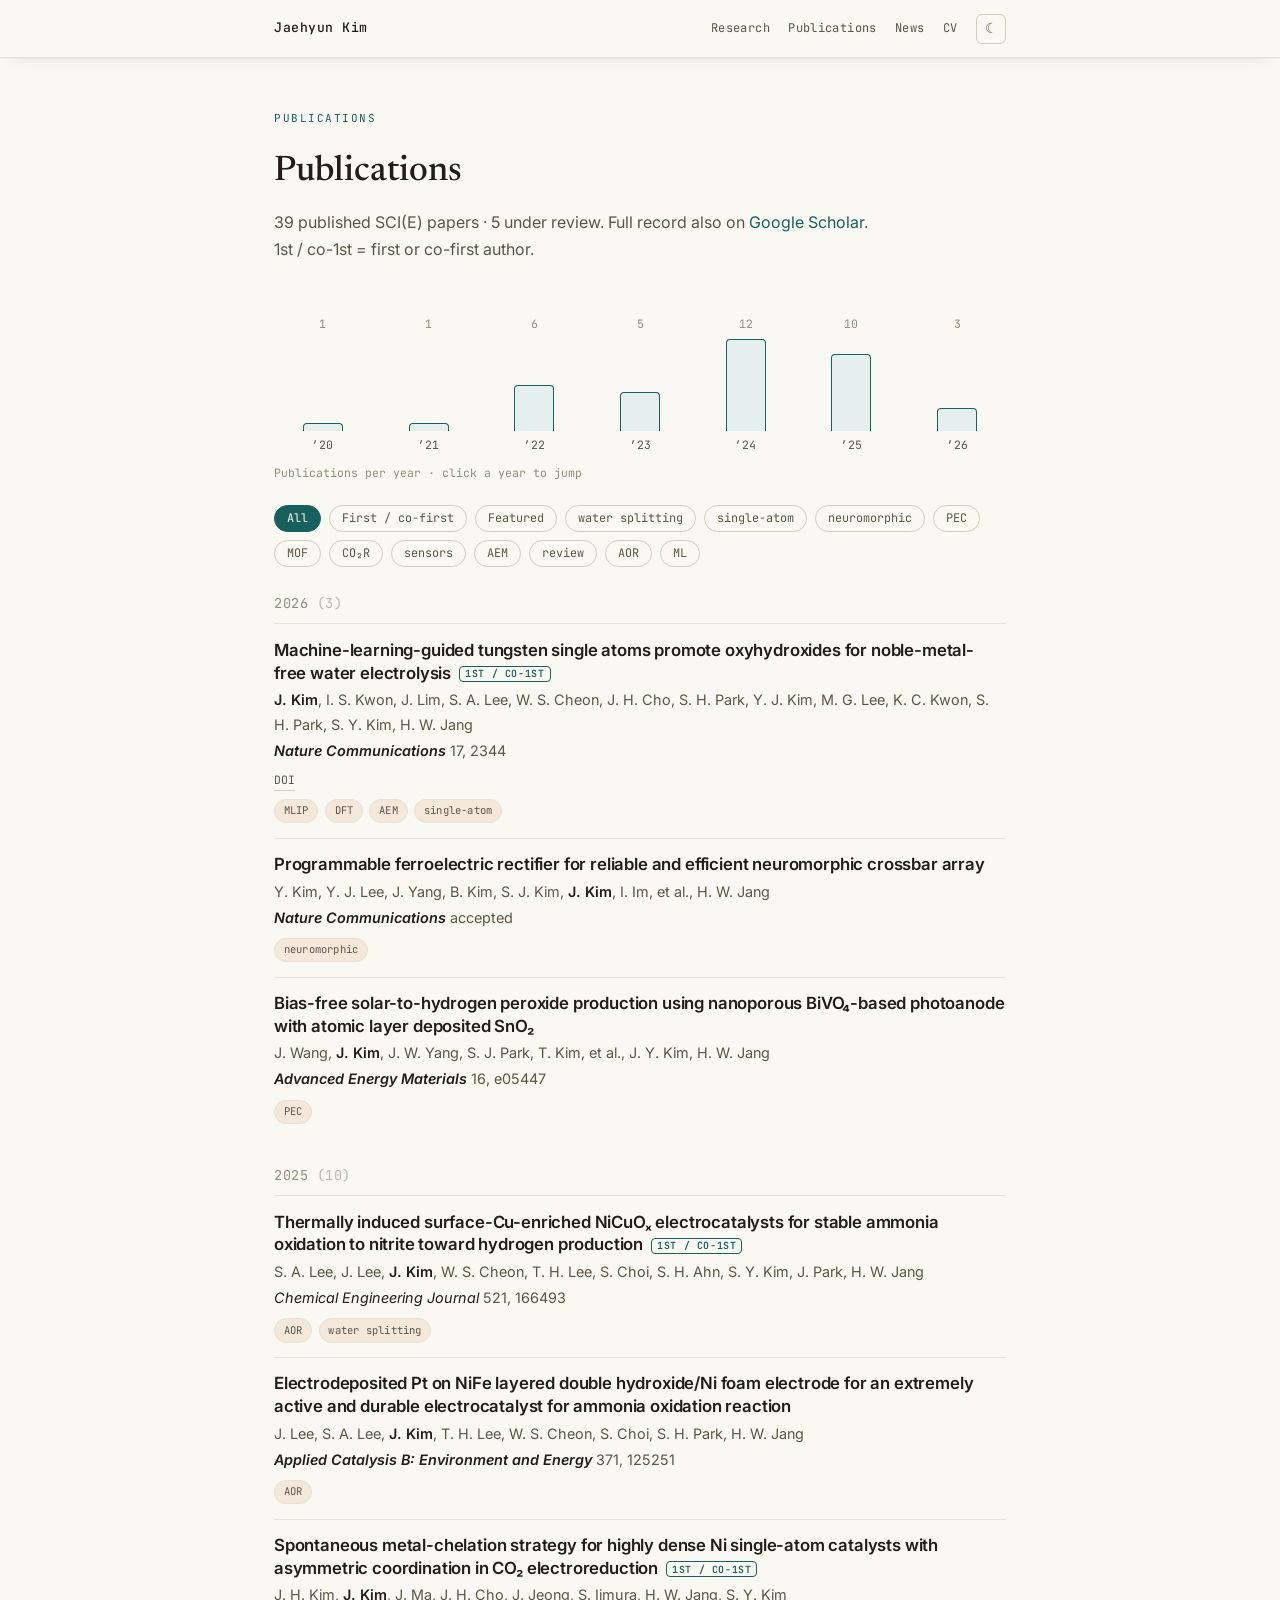
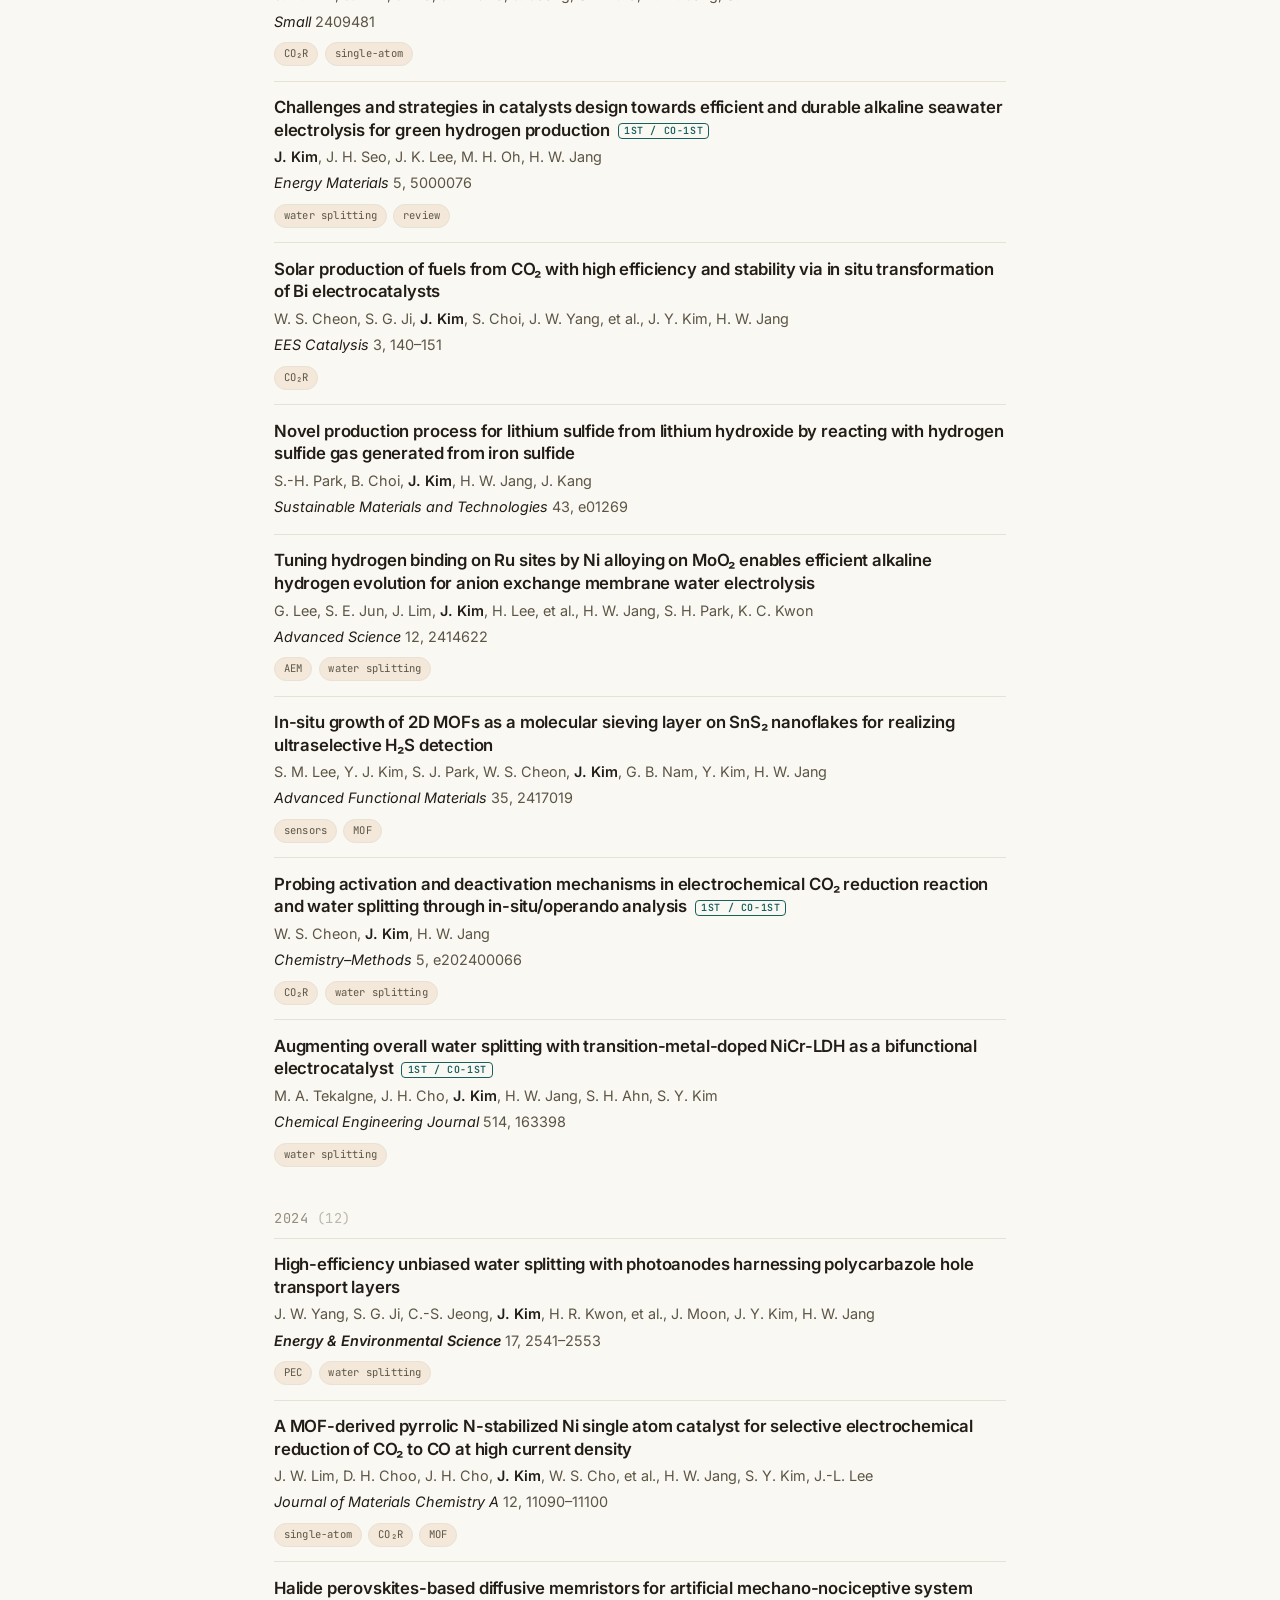
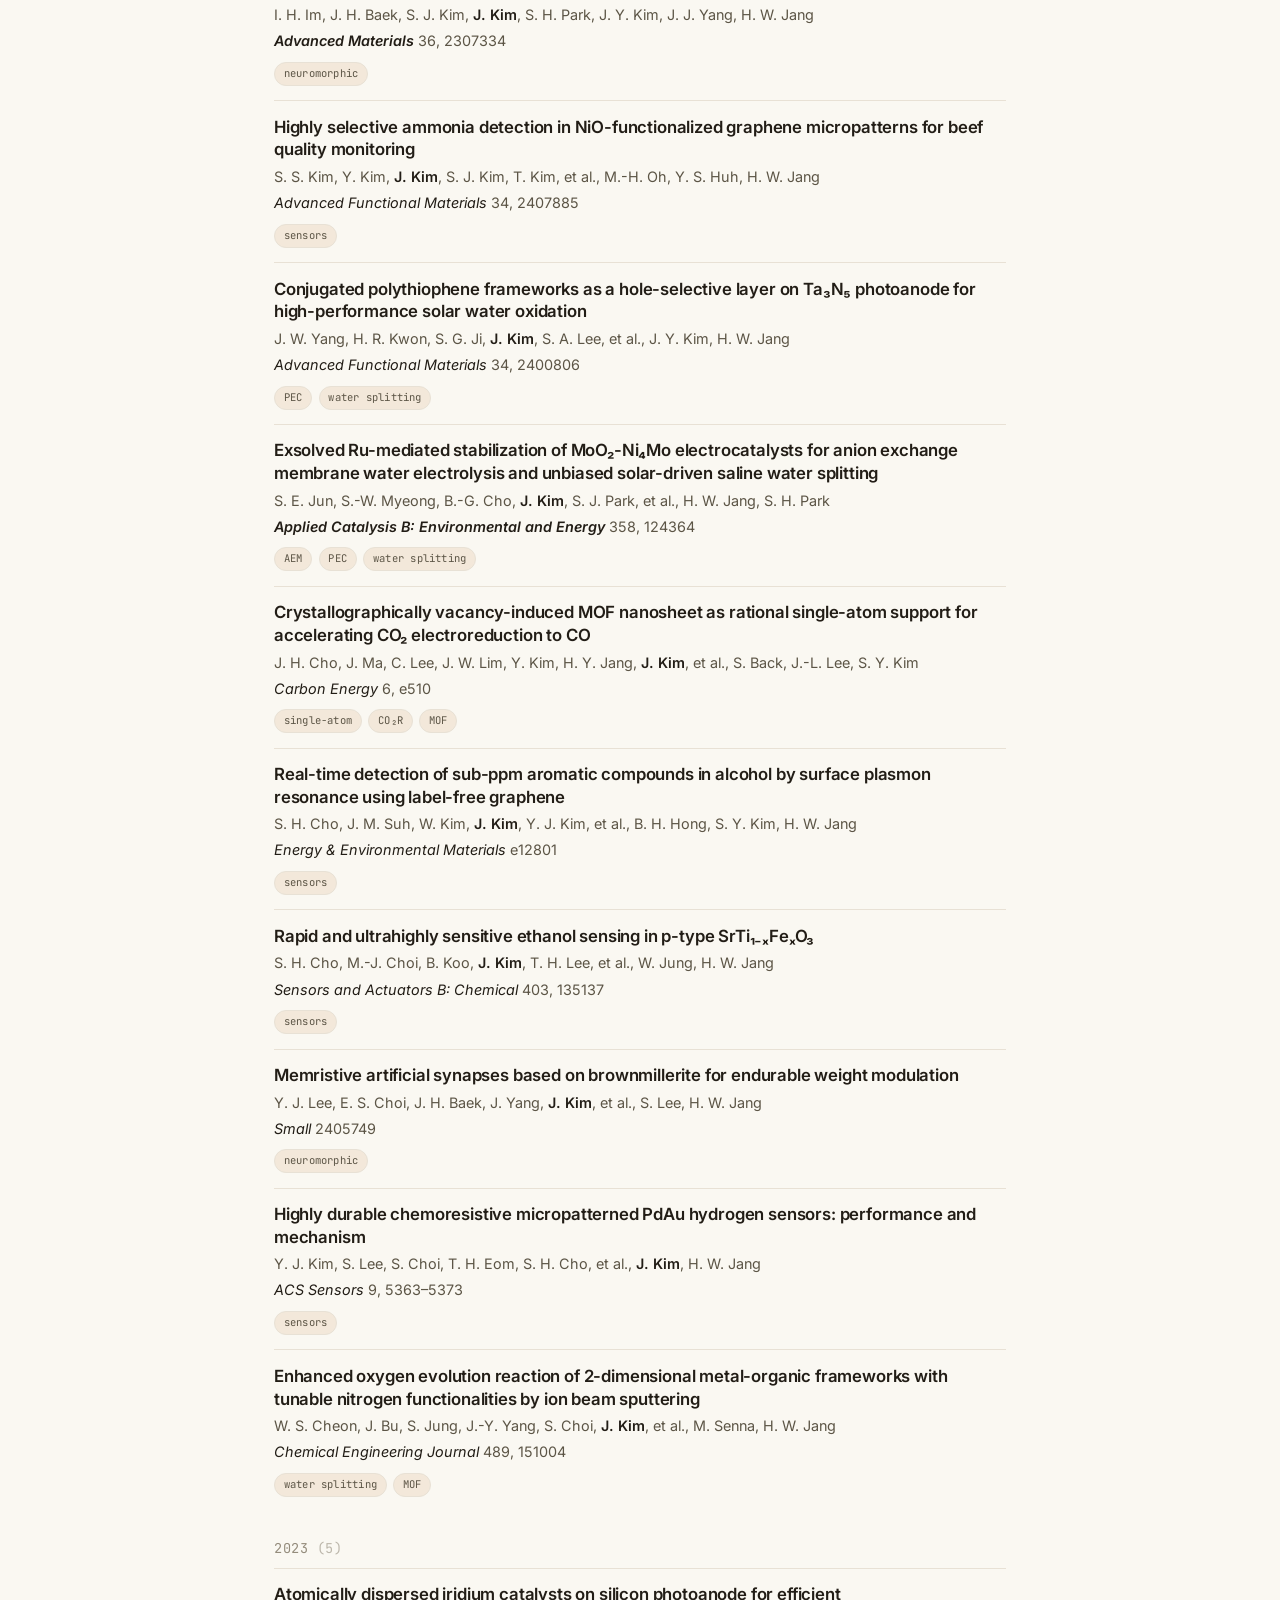
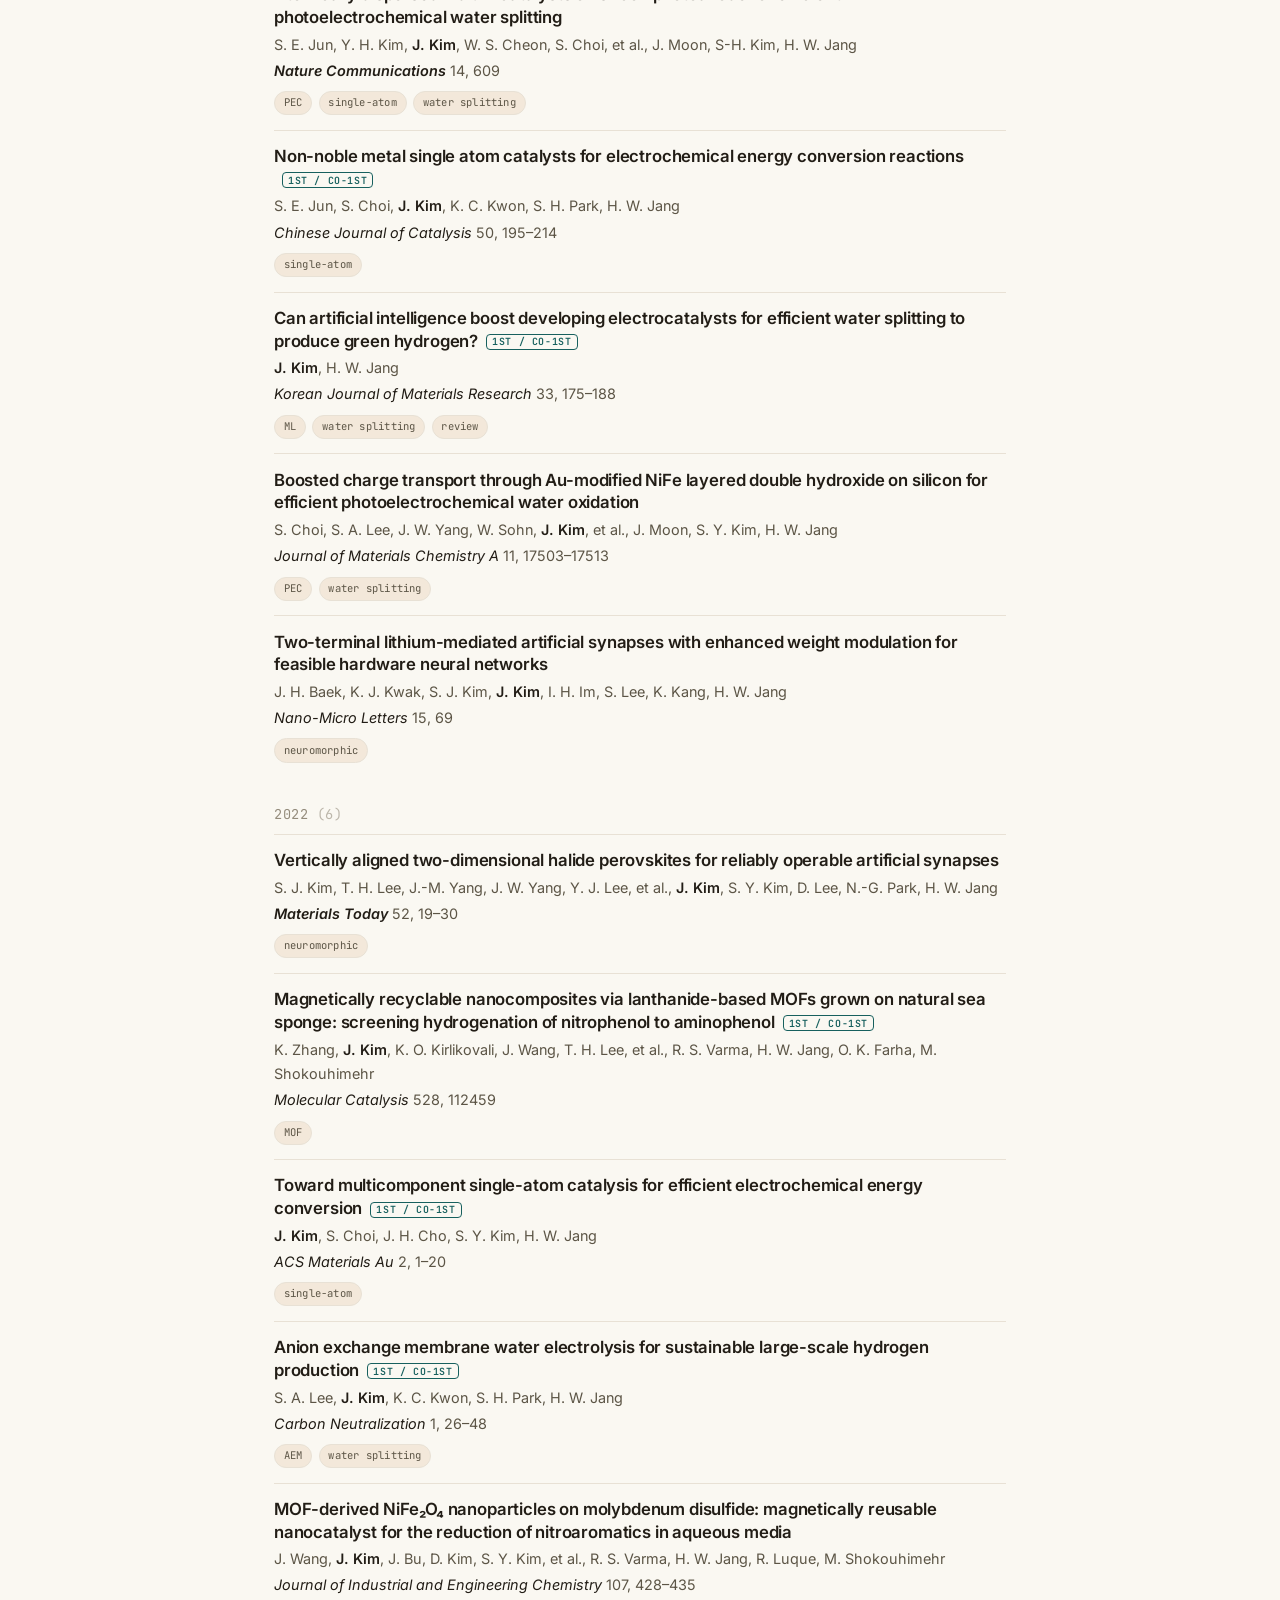
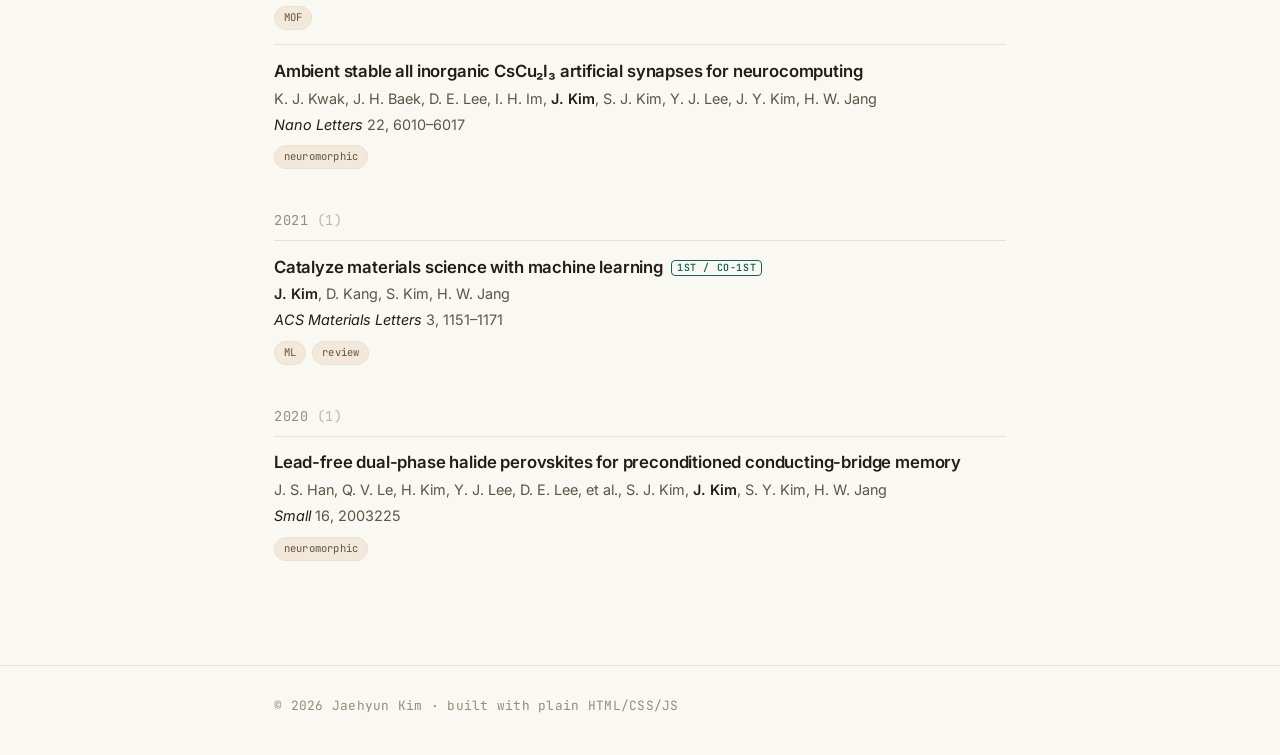
<file: publications.html>
<!DOCTYPE html>
<html lang="en">
<head>
  <meta charset="UTF-8" />
  <meta name="viewport" content="width=device-width, initial-scale=1.0" />
  <meta name="color-scheme" content="light dark" />
  <title>Publications — Jaehyun Kim</title>
  <meta name="description" content="Publications of Jaehyun Kim — 39 SCI(E) papers, 12 first or co-first author, including a first-author Nature Communications (2026)." />
  <link rel="canonical" href="https://flash-jaehyun.github.io/publications.html" />
  <link rel="icon" type="image/svg+xml" href="assets/favicon.svg" />
  <link rel="preconnect" href="https://fonts.googleapis.com" />
  <link rel="preconnect" href="https://fonts.gstatic.com" crossorigin />
  <link href="https://fonts.googleapis.com/css2?family=Inter:wght@400;500;600;700&family=JetBrains+Mono:wght@400;500&family=Newsreader:opsz,wght@6..72,400;6..72,500;6..72,600&display=swap" rel="stylesheet" />
  <script>
    (function () {
      var s = localStorage.getItem("theme");
      var d = window.matchMedia("(prefers-color-scheme: dark)").matches;
      document.documentElement.dataset.theme = s || (d ? "dark" : "light");
    })();
  </script>
  <link rel="stylesheet" href="css/style.css?v=18" />
</head>
<body>
  <a class="skip-link" href="#main">Skip to content</a>
  <header class="site-header">
    <div class="nav-inner">
      <a class="brand" href="index.html" data-profile="shortName">Jaehyun</a>
      <nav class="main-nav">
        <a href="index.html#research">Research</a>
        <a href="index.html#publications">Publications</a>
        <a href="index.html#news">News</a>
        <a href="index.html#cv">CV</a>
        <button id="theme-toggle" title="Toggle dark mode">☾</button>
      </nav>
    </div>
  </header>

  <main class="container" id="main">
    <div class="page-head">
      <div class="sec-label">Publications</div>
      <h1>Publications</h1>
      <p>39 published SCI(E) papers · 5 under review. Full record also on
        <a data-profile-href="scholar" href="#" target="_blank" rel="noopener">Google Scholar</a>.
        <span style="white-space:nowrap;"><span class="pub-first" style="margin-left:0;">1st / co-1st</span> = first or co-first author.</span></p>
    </div>

    <section class="block">
      <div id="pub-timeline"></div>
      <div class="pub-filter" id="pub-filter"></div>
      <div id="pubs-all"></div>
    </section>
  </main>

  <footer class="site-footer">
    <div class="container">
      © <span id="footer-year"></span> <span data-profile="shortName">Jaehyun</span> · built with plain HTML/CSS/JS
    </div>
  </footer>

  <script src="js/data.js?v=18"></script>
  <script src="js/main.js?v=18"></script>
  <script>
    document.addEventListener("DOMContentLoaded", () => {
      renderPublications("pubs-all", "all");
      setupPubFilter("pub-filter", "pubs-all");
      renderPubTimeline("pub-timeline", "pubs-all", "pub-filter");
    });
  </script>
</body>
</html>
</file>
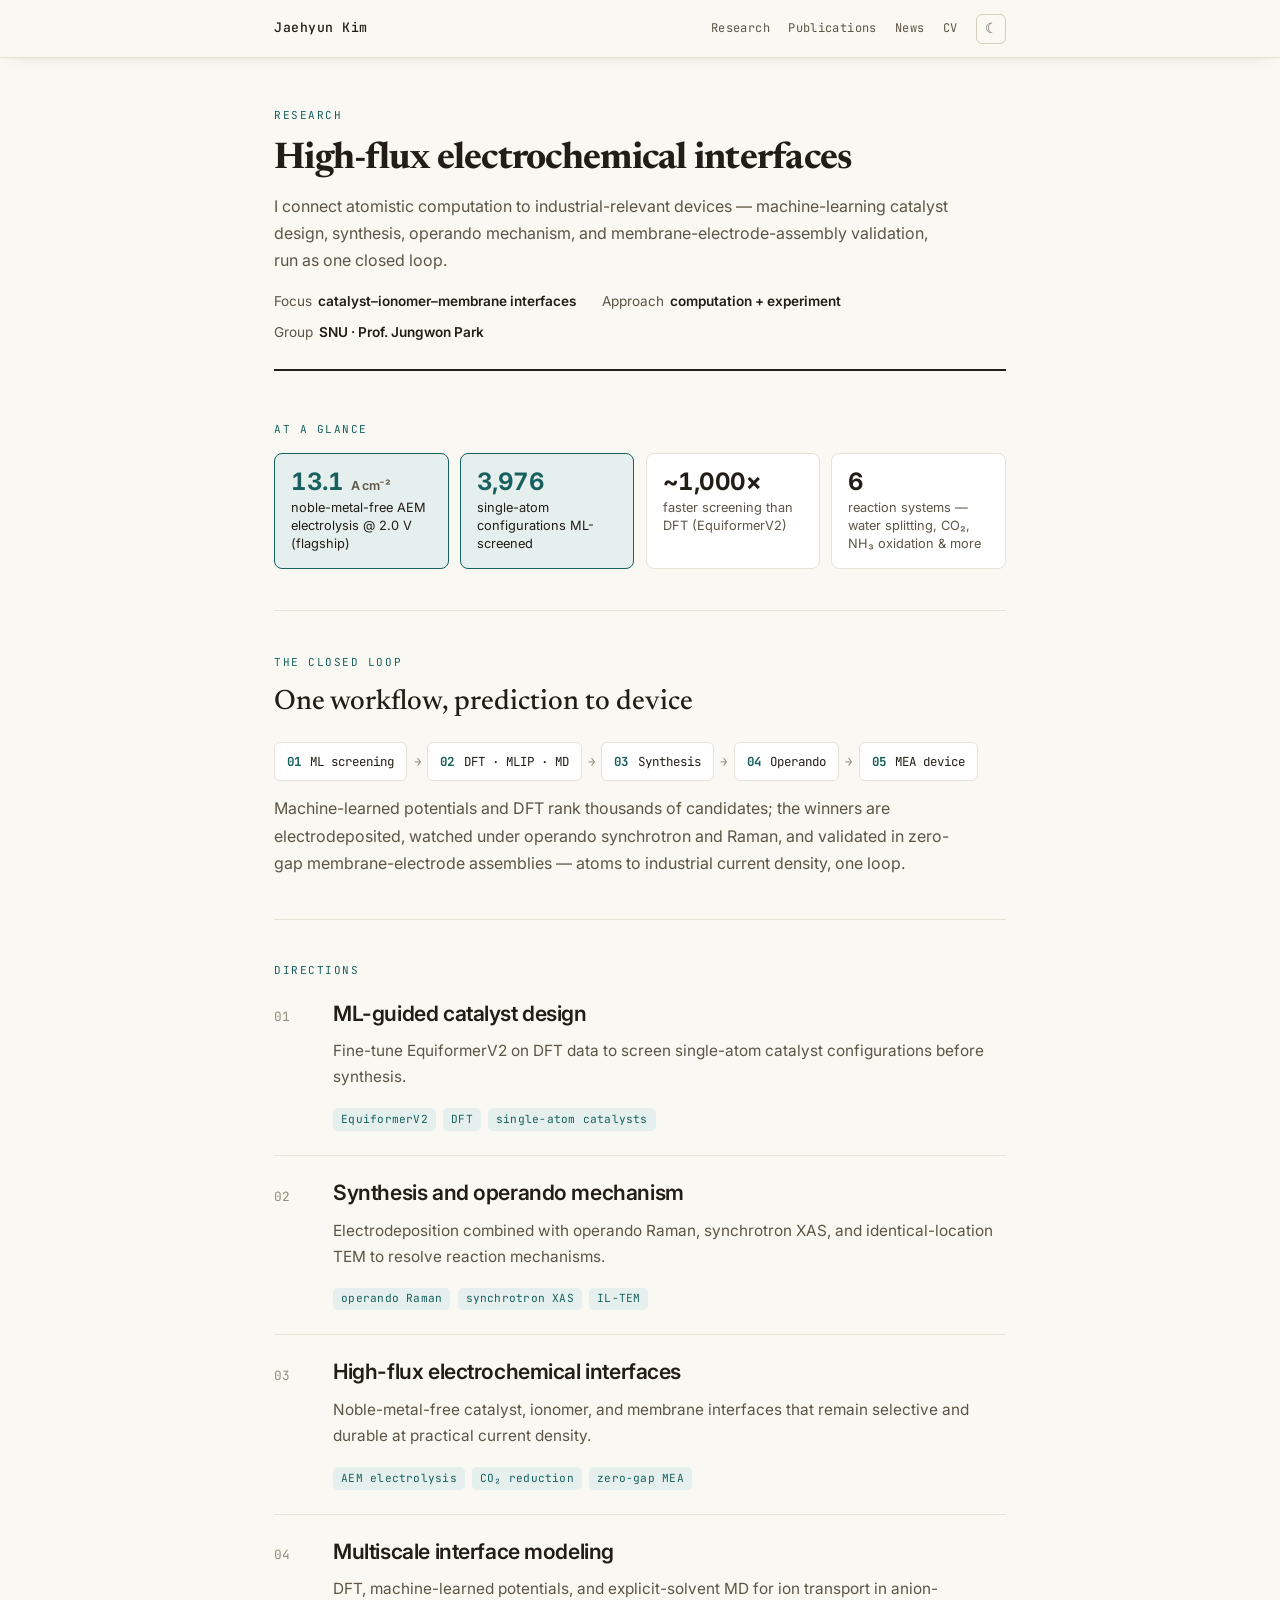
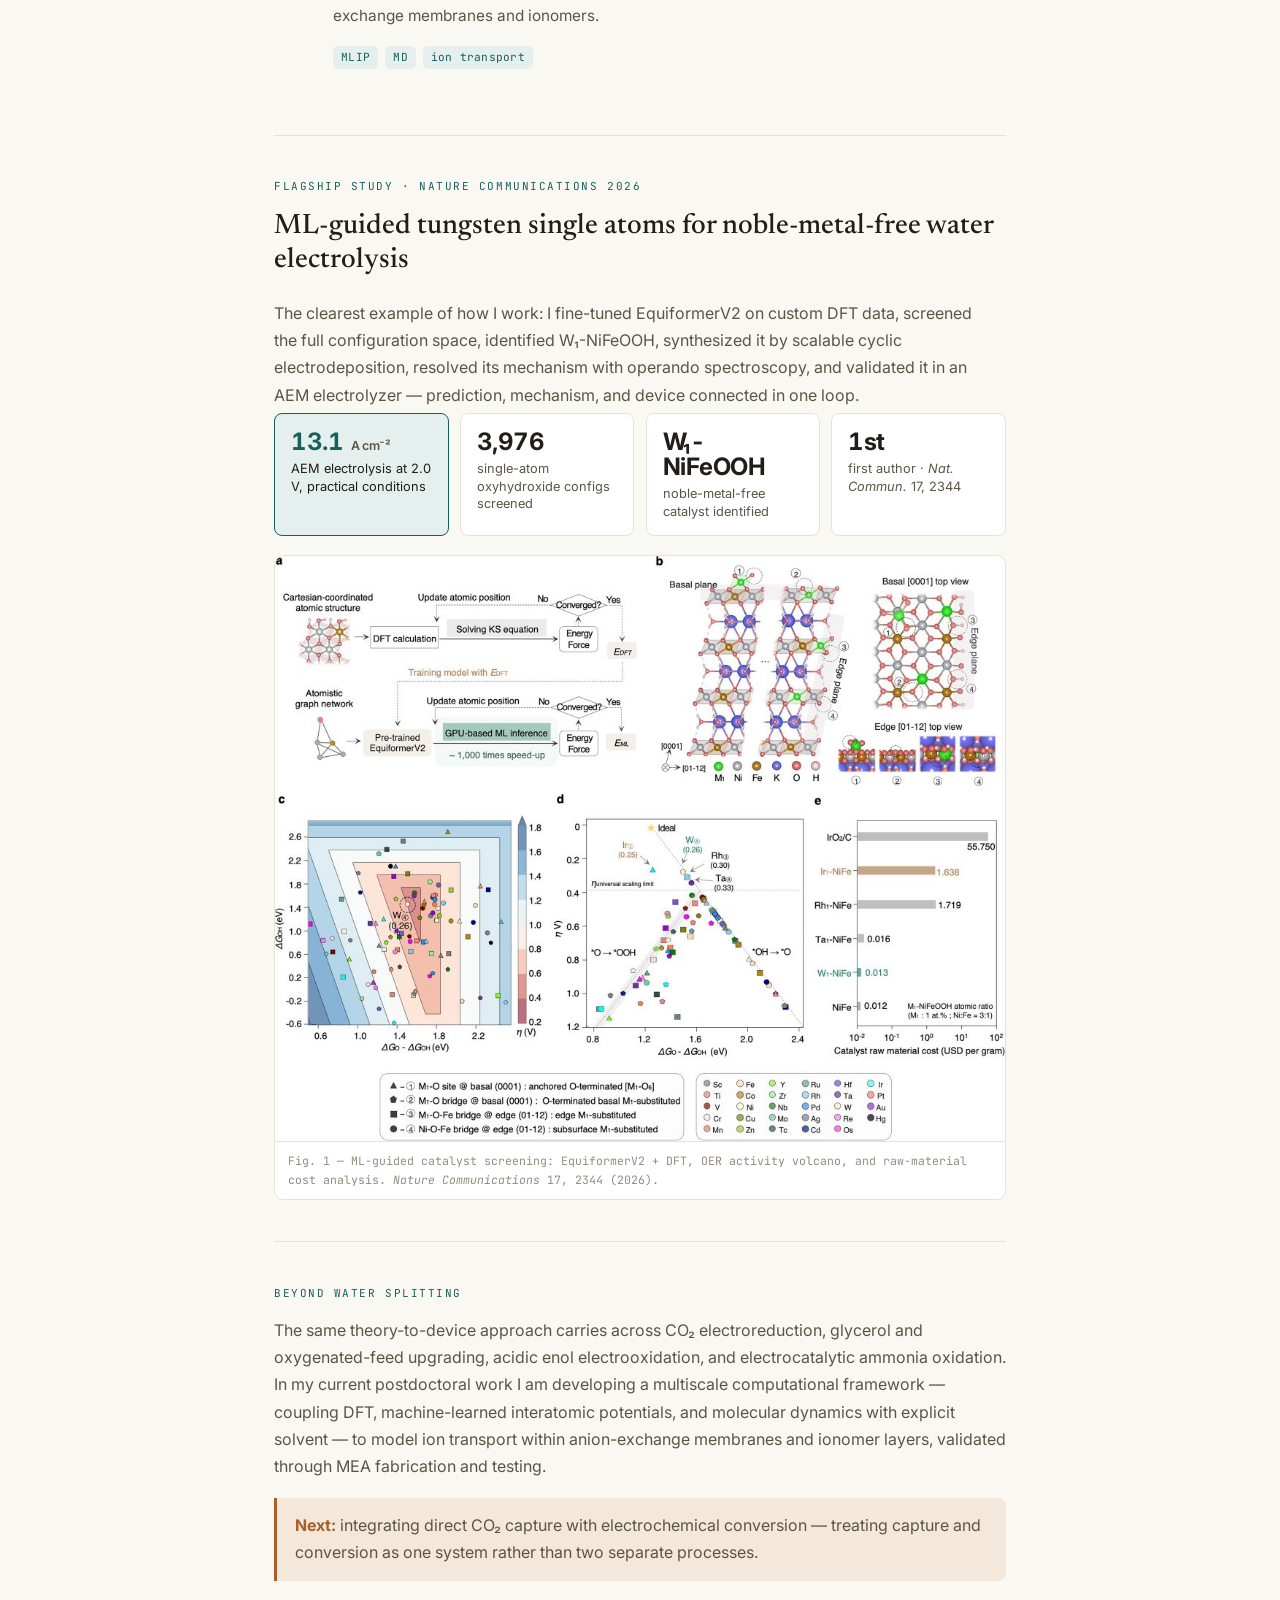
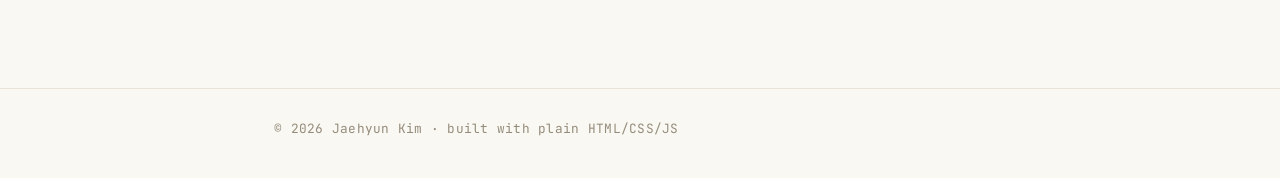
<file: research.html>
<!DOCTYPE html>
<html lang="en">
<head>
  <meta charset="UTF-8" />
  <meta name="viewport" content="width=device-width, initial-scale=1.0" />
  <meta name="color-scheme" content="light dark" />
  <title>Research — Jaehyun Kim</title>
  <meta name="description" content="Research of Jaehyun Kim — high-flux electrochemical interfaces: ML-guided catalyst design, operando mechanism, and multiscale modeling from prediction to device." />
  <link rel="canonical" href="https://flash-jaehyun.github.io/research.html" />
  <link rel="icon" type="image/svg+xml" href="assets/favicon.svg" />
  <link rel="preconnect" href="https://fonts.googleapis.com" />
  <link rel="preconnect" href="https://fonts.gstatic.com" crossorigin />
  <link href="https://fonts.googleapis.com/css2?family=Inter:wght@400;500;600;700&family=JetBrains+Mono:wght@400;500&family=Newsreader:opsz,wght@6..72,400;6..72,500;6..72,600&display=swap" rel="stylesheet" />
  <script>
    (function () {
      var s = localStorage.getItem("theme");
      var d = window.matchMedia("(prefers-color-scheme: dark)").matches;
      document.documentElement.dataset.theme = s || (d ? "dark" : "light");
    })();
  </script>
  <link rel="stylesheet" href="css/style.css?v=18" />
</head>
<body>
  <a class="skip-link" href="#main">Skip to content</a>
  <header class="site-header">
    <div class="nav-inner">
      <a class="brand" href="index.html" data-profile="shortName">Jaehyun Kim</a>
      <nav class="main-nav">
        <a href="index.html#research">Research</a>
        <a href="index.html#publications">Publications</a>
        <a href="index.html#news">News</a>
        <a href="index.html#cv">CV</a>
        <button id="theme-toggle" title="Toggle dark mode">☾</button>
      </nav>
    </div>
  </header>

  <main class="container" id="main">
    <!-- Report header -->
    <div class="report-head">
      <div class="sec-label">Research</div>
      <h1>High-flux electrochemical interfaces</h1>
      <p class="lead">I connect atomistic computation to industrial-relevant devices — machine-learning
      catalyst design, synthesis, operando mechanism, and membrane-electrode-assembly validation, run
      as one closed loop.</p>
      <div class="report-meta">
        <span>Focus <b>catalyst–ionomer–membrane interfaces</b></span>
        <span>Approach <b>computation + experiment</b></span>
        <span>Group <b>SNU · Prof. Jungwon Park</b></span>
      </div>
    </div>

    <!-- At a glance -->
    <section class="block">
      <div class="sec-label">At a glance</div>
      <div class="chips">
        <div class="chip hl"><div class="v">13.1 <small>A cm⁻²</small></div><div class="k">noble-metal-free AEM electrolysis @ 2.0 V (flagship)</div></div>
        <div class="chip hl"><div class="v">3,976</div><div class="k">single-atom configurations ML-screened</div></div>
        <div class="chip"><div class="v">~1,000×</div><div class="k">faster screening than DFT (EquiformerV2)</div></div>
        <div class="chip"><div class="v">6</div><div class="k">reaction systems — water splitting, CO₂, NH₃ oxidation &amp; more</div></div>
      </div>
    </section>

    <!-- The closed loop (flow) -->
    <section class="block">
      <div class="sec-label">The closed loop</div>
      <h2 class="section-title">One workflow, prediction to device</h2>
      <div class="flow">
        <span class="st"><b>01</b> ML screening</span><span class="ar">→</span>
        <span class="st"><b>02</b> DFT · MLIP · MD</span><span class="ar">→</span>
        <span class="st"><b>03</b> Synthesis</span><span class="ar">→</span>
        <span class="st"><b>04</b> Operando</span><span class="ar">→</span>
        <span class="st"><b>05</b> MEA device</span>
      </div>
      <p class="lead" style="margin-top:0.9rem;">Machine-learned potentials and DFT rank thousands of
      candidates; the winners are electrodeposited, watched under operando synchrotron and Raman, and
      validated in zero-gap membrane-electrode assemblies — atoms to industrial current density, one loop.</p>
    </section>

    <!-- Directions -->
    <section class="block">
      <div class="sec-label">Directions</div>
      <div id="directions" style="margin-top:1rem;"></div>
    </section>

    <!-- Flagship study -->
    <section class="block">
      <div class="sec-label">Flagship study · Nature Communications 2026</div>
      <h2 class="section-title">ML-guided tungsten single atoms for noble-metal-free water electrolysis</h2>
      <p class="lead">The clearest example of how I work: I fine-tuned EquiformerV2 on custom DFT data,
      screened the full configuration space, identified W₁-NiFeOOH, synthesized it by scalable cyclic
      electrodeposition, resolved its mechanism with operando spectroscopy, and validated it in an AEM
      electrolyzer — prediction, mechanism, and device connected in one loop.</p>
      <div class="chips">
        <div class="chip hl"><div class="v">13.1 <small>A cm⁻²</small></div><div class="k">AEM electrolysis at 2.0 V, practical conditions</div></div>
        <div class="chip"><div class="v">3,976</div><div class="k">single-atom oxyhydroxide configs screened</div></div>
        <div class="chip"><div class="v">W₁-NiFeOOH</div><div class="k">noble-metal-free catalyst identified</div></div>
        <div class="chip"><div class="v">1st</div><div class="k">first author · <em>Nat. Commun.</em> 17, 2344</div></div>
      </div>
      <figure class="pub-figure" style="margin-top:1.2rem;">
        <img src="assets/pubs/natcomm2026_fig1.jpg" alt="Machine learning-guided catalyst screening (Nature Communications 2026, Fig. 1)" loading="lazy" />
        <figcaption>Fig. 1 — ML-guided catalyst screening: EquiformerV2 + DFT, OER activity volcano, and raw-material cost analysis. <em>Nature Communications</em> 17, 2344 (2026).</figcaption>
      </figure>
    </section>

    <!-- Beyond -->
    <section class="block">
      <div class="sec-label">Beyond water splitting</div>
      <div class="prose">
        <p>
          The same theory-to-device approach carries across CO₂ electroreduction, glycerol and
          oxygenated-feed upgrading, acidic enol electrooxidation, and electrocatalytic ammonia
          oxidation. In my current postdoctoral work I am developing a multiscale computational
          framework — coupling DFT, machine-learned interatomic potentials, and molecular dynamics
          with explicit solvent — to model ion transport within anion-exchange membranes and ionomer
          layers, validated through MEA fabrication and testing.
        </p>
      </div>
      <div class="callout">
        <b>Next:</b> integrating direct CO₂ capture with electrochemical conversion — treating capture
        and conversion as one system rather than two separate processes.
      </div>
    </section>
  </main>

  <footer class="site-footer">
    <div class="container">
      © <span id="footer-year"></span> <span data-profile="shortName">Jaehyun Kim</span> · built with plain HTML/CSS/JS
    </div>
  </footer>

  <script src="js/data.js?v=18"></script>
  <script src="js/main.js?v=18"></script>
  <script>
    document.addEventListener("DOMContentLoaded", () => {
      renderDirections("directions");
    });
  </script>
</body>
</html>
</file>
<file: css/style.css>
/* ============================================================
   Personal academic site — shared stylesheet
   Restrained, content-first. Edit tokens below to re-theme.
   ============================================================ */

:root {
  --bg: #faf8f2;            /* warm paper */
  --surface: #ffffff;
  --text: #221d16;          /* warm near-black */
  --text-soft: #5c5546;
  --text-faint: #948c7c;
  --line: #e8e1d5;
  --line-strong: #d5cdbc;
  --accent: #17605e;        /* deep teal */
  --accent-soft: #e5efed;
  --accent-warm: #a95f2a;   /* copper — experiment */
  --warm-soft: #f3e8da;
  --serif: "Newsreader", Georgia, "Times New Roman", serif;
  --sans: "Inter", -apple-system, BlinkMacSystemFont, "Segoe UI", Helvetica, Arial, sans-serif;
  --mono: "JetBrains Mono", "SF Mono", Menlo, Consolas, monospace;
  --maxw: 780px;
}

[data-theme="dark"] {
  --bg: #17130d;            /* warm charcoal */
  --surface: #211c15;
  --text: #ece7dd;
  --text-soft: #a89f8d;
  --text-faint: #726a5a;
  --line: #2c261e;
  --line-strong: #3b352b;
  --accent: #74c9c1;
  --accent-soft: #16302d;
  --accent-warm: #e0975f;
  --warm-soft: #342a1b;
}

* { box-sizing: border-box; margin: 0; padding: 0; }
html { scroll-behavior: smooth; }

body {
  font-family: var(--sans);
  font-size: 16px;
  line-height: 1.7;
  color: var(--text);
  background: var(--bg);
  -webkit-font-smoothing: antialiased;
  transition: background 0.25s ease, color 0.25s ease;
}

a { color: var(--accent); text-decoration: none; }
a:hover { text-decoration: underline; text-underline-offset: 2px; }

img, svg { display: block; max-width: 100%; }

.container { max-width: var(--maxw); margin: 0 auto; padding: 0 1.5rem; }

/* ---------- Typography ---------- */
.sec-label {
  font-family: var(--mono);
  font-size: 11px;
  letter-spacing: 0.14em;
  text-transform: uppercase;
  color: var(--accent);
  margin-bottom: 0.9rem;
}

h1, h2, h3 { font-family: var(--sans); font-weight: 600; letter-spacing: -0.02em; }
/* Warm editorial serif for the name and major section headers */
.hero h1, .section-head h2, h2.section-title, .page-head h1, .report-head h1 {
  font-family: var(--serif);
  font-weight: 500;
  letter-spacing: 0;
}

/* ---------- Header / nav ---------- */
header.site-header {
  position: sticky;
  top: 0;
  z-index: 50;
  background: var(--bg);
  border-bottom: 1px solid var(--line);
  box-shadow: 0 1px 0 rgba(0,0,0,0.02), 0 6px 20px -12px rgba(0,0,0,0.18);
}
.nav-inner {
  max-width: var(--maxw);
  margin: 0 auto;
  padding: 0.85rem 1.5rem;
  display: flex;
  align-items: center;
  gap: 1.2rem;
}
.brand {
  font-family: var(--mono);
  font-size: 0.82rem;
  letter-spacing: 0.04em;
  font-weight: 500;
  color: var(--text);
}
.brand:hover { color: var(--accent); text-decoration: none; }

nav.main-nav {
  margin-left: auto;
  display: flex;
  gap: 1.15rem;
  align-items: center;
}
nav.main-nav a {
  font-family: var(--mono);
  font-size: 0.75rem;
  letter-spacing: 0.03em;
  color: var(--text-soft);
}
nav.main-nav a:hover, nav.main-nav a.active { color: var(--accent); text-decoration: none; }

#theme-toggle {
  border: 1px solid var(--line-strong);
  background: transparent;
  color: var(--text-soft);
  border-radius: 6px;
  width: 30px; height: 30px;
  cursor: pointer;
  font-size: 0.85rem;
  line-height: 1;
}
#theme-toggle:hover { color: var(--accent); border-color: var(--accent); }

/* ---------- Hero ---------- */
.hero { padding: 4.5rem 0 2.5rem; display: flex; gap: 2.2rem; align-items: flex-start; }

.hero .portrait,
.portrait-fallback {
  width: 150px; height: 150px; border-radius: 50%; flex-shrink: 0;
}
.hero .portrait { object-fit: cover; border: 1px solid var(--line-strong); }
.portrait-fallback {
  background: linear-gradient(150deg, var(--accent), color-mix(in srgb, var(--accent) 55%, var(--accent-warm)));
  color: #fff;
  display: flex; align-items: center; justify-content: center;
  font-family: var(--sans);
  font-weight: 600;
  letter-spacing: -0.02em;
  font-size: 2.6rem;
}

.hero-role {
  font-family: var(--mono);
  font-size: 0.75rem;
  letter-spacing: 0.1em;
  text-transform: uppercase;
  color: var(--accent);
  margin-bottom: 0.5rem;
}
.hero h1 { font-size: 2.1rem; font-weight: 700; letter-spacing: -0.02em; line-height: 1.1; margin-bottom: 0.4rem; }
.hero .tagline { color: var(--text-soft); font-size: 1rem; line-height: 1.6; max-width: 36rem; margin: 0.9rem 0 1.1rem; }

.hero .links { display: flex; flex-wrap: wrap; gap: 1rem; }
.hero .links a {
  font-family: var(--mono);
  font-size: 0.78rem;
  color: var(--text-soft);
  border-bottom: 1px solid transparent;
  padding-bottom: 1px;
}
.hero .links a:hover { color: var(--accent); border-color: var(--accent); text-decoration: none; }

/* ---------- Sections ---------- */
section.block { padding: 2.6rem 0; }
section.block + section.block { border-top: 1px solid var(--line); }
main section[id] { scroll-margin-top: 74px; }

/* Big section header on the single-page layout */
.section-head { padding-top: 1rem; }
.section-head h2 { font-size: 1.7rem; font-weight: 700; letter-spacing: -0.02em; margin: 0.3rem 0 0.3rem; }
.section-head .more { font-family: var(--mono); font-size: 0.75rem; color: var(--text-soft); }

h2.section-title { font-size: 1.75rem; line-height: 1.2; margin-bottom: 1.4rem; }
.section-title-row {
  display: flex; align-items: baseline; justify-content: space-between; gap: 1rem;
  margin-bottom: 1.4rem;
}
.section-title-row h2.section-title { margin-bottom: 0; }
.section-title-row .more { font-family: var(--mono); font-size: 0.75rem; color: var(--text-soft); white-space: nowrap; }

.prose p { color: var(--text-soft); margin-bottom: 1rem; }
.prose p:last-child { margin-bottom: 0; }
.prose strong { color: var(--text); font-weight: 600; }

.vision {
  font-size: 1.12rem;
  line-height: 1.75;
  color: var(--text);
  border-left: 2px solid var(--accent);
  padding-left: 1.3rem;
}

/* ---------- Metrics strip ---------- */
.metrics-strip {
  display: grid;
  grid-template-columns: repeat(3, 1fr);
  gap: 1.2rem;
  margin: 0.4rem 0 0.2rem;
}
.metric { border-top: 2px solid var(--accent); padding-top: 0.7rem; }
.metric .mval {
  font-family: var(--sans);
  font-weight: 600;
  letter-spacing: -0.02em;
  font-size: 1.95rem;
  line-height: 1;
  color: var(--text);
}
.metric .mlabel {
  font-size: 0.82rem;
  color: var(--text-soft);
  margin-top: 0.45rem;
  line-height: 1.4;
}

/* ---------- Closed-loop note (under the SVG graphic) ---------- */
.loop-note {
  font-size: 0.9rem;
  color: var(--text-soft);
  margin-top: 0.9rem;
  min-height: 3.2em;
  text-align: center;
  transition: opacity 0.15s ease;
}

/* ---------- Identity loop graphic ---------- */
.idloop { display: block; width: 100%; max-width: 460px; height: auto; margin: 0.2rem auto 0; }
.idarc { fill: none; stroke: var(--line-strong); stroke-width: 1.6; }
.idarrowhead { fill: var(--text-faint); }
.idcenter { fill: var(--text); font-family: var(--sans); font-weight: 600; font-size: 14px; }
.idnode { cursor: pointer; outline: none; }
.idnode rect { fill: var(--surface); stroke-width: 1.6; transition: fill 0.15s ease; }
.idnode text { font-family: var(--mono); font-size: 12px; }
.idnode.comp rect { stroke: var(--accent); }
.idnode.comp text { fill: var(--accent); }
.idnode.exp rect { stroke: var(--accent-warm); }
.idnode.exp text { fill: var(--accent-warm); }
.idnode.comp:hover rect, .idnode.comp.active rect { fill: var(--accent-soft); }
.idnode.exp:hover rect, .idnode.exp.active rect { fill: var(--warm-soft); }
.idnode:focus-visible rect { stroke-width: 2.6; }

.loop-legend {
  display: flex; gap: 1.3rem; justify-content: center; margin-top: 0.5rem;
  font-family: var(--mono); font-size: 0.74rem; color: var(--text-soft);
}
.loop-legend .lg { display: inline-flex; align-items: center; gap: 0.4rem; }
.loop-legend .dot { width: 9px; height: 9px; border-radius: 50%; display: inline-block; }
.loop-legend .comp .dot { background: var(--accent); }
.loop-legend .exp .dot { background: var(--accent-warm); }

/* ---------- Work-with-me section ---------- */
.wwm-pitch { font-size: 1.1rem; line-height: 1.7; color: var(--text); margin-bottom: 1.3rem; }
.wwm-pitch strong { font-weight: 600; }
.wwm-brings { list-style: none; display: grid; gap: 0.7rem; margin: 0 0 1.5rem; padding: 0; }
.wwm-brings li { position: relative; padding-left: 1.4rem; color: var(--text-soft); font-size: 0.96rem; }
.wwm-brings li::before { content: "→"; position: absolute; left: 0; color: var(--accent); font-family: var(--mono); }
.wwm-cta { display: flex; flex-wrap: wrap; align-items: center; gap: 1rem; }
.wwm-cta .note { color: var(--text-soft); font-size: 0.95rem; }

/* ---------- Publication figure (featured) ---------- */
.pub-figure {
  margin-top: 0.9rem;
  border: 1px solid var(--line);
  border-radius: 10px;
  overflow: hidden;
  background: #fff;
}
.pub-figure img { width: 100%; display: block; }
.pub-figure figcaption {
  font-family: var(--mono);
  font-size: 0.72rem;
  color: var(--text-faint);
  padding: 0.55rem 0.8rem;
  border-top: 1px solid var(--line);
  background: var(--surface);
}

/* ============================================================
   Report components (clean report / roadmap style)
   ============================================================ */
.report-head {
  padding: 3rem 0 0;
  border-bottom: 2px solid var(--text);
  padding-bottom: 1.5rem;
  margin-bottom: 0.5rem;
}
.report-head h1 { font-size: clamp(1.8rem, 4vw, 2.3rem); font-weight: 700; letter-spacing: -0.02em; line-height: 1.15; margin: 0.5rem 0 0.7rem; }
.report-head .lead { color: var(--text-soft); max-width: 68ch; margin: 0 0 1rem; }
.report-meta { display: flex; flex-wrap: wrap; gap: 0.5rem 1.6rem; color: var(--text-soft); font-size: 0.85rem; }
.report-meta span b { color: var(--text); font-weight: 600; }
.report-meta span { display: inline-flex; gap: 0.4rem; }

.lead { color: var(--text-soft); max-width: 70ch; }

/* stat chips */
.chips { display: grid; grid-template-columns: repeat(auto-fit, minmax(168px, 1fr)); gap: 0.7rem; margin: 0.3rem 0 0; }
.chip { background: var(--surface); border: 1px solid var(--line); border-radius: 8px; padding: 0.9rem 1rem; }
.chip .v { font-size: 1.5rem; font-weight: 700; letter-spacing: -0.02em; font-variant-numeric: tabular-nums; line-height: 1.05; }
.chip .v small { font-size: 0.78rem; font-weight: 600; color: var(--text-soft); margin-left: 0.15rem; }
.chip .k { font-size: 0.8rem; color: var(--text-soft); margin-top: 0.35rem; line-height: 1.4; }
.chip.hl { border-color: var(--accent); background: var(--accent-soft); }
.chip.hl .v { color: var(--accent); }
.chip.hl .k { color: var(--text); }

/* horizontal flow pipeline */
.flow { display: flex; flex-wrap: wrap; gap: 0.4rem; align-items: center; margin: 0.3rem 0; font-family: var(--mono); font-size: 0.78rem; }
.flow .st { background: var(--surface); border: 1px solid var(--line); border-radius: 6px; padding: 0.5rem 0.75rem; }
.flow .st b { color: var(--accent); font-weight: 700; margin-right: 0.15rem; }
.flow .ar { color: var(--text-faint); }

/* callout (warm) */
.callout { border-left: 3px solid var(--accent-warm); background: var(--warm-soft); border-radius: 0 8px 8px 0; padding: 0.9rem 1.1rem; margin: 1.1rem 0; max-width: 76ch; color: var(--text-soft); }
.callout b { color: var(--accent-warm); }

@media (max-width: 560px) {
  .chips { grid-template-columns: 1fr 1fr; }
}

/* ---------- Publications-per-year bar chart ---------- */
.tl-chart {
  display: flex; align-items: flex-end; gap: 0.5rem;
  margin: 0.2rem 0 0.5rem;
}
.tl-col {
  flex: 1; display: flex; flex-direction: column; align-items: center; gap: 0.3rem;
  cursor: pointer; outline: none;
}
.tl-count { font-family: var(--mono); font-size: 0.72rem; color: var(--text-faint); transition: color 0.15s ease; }
.tl-track { width: 100%; max-width: 40px; height: 92px; display: flex; align-items: flex-end; }
.tl-bar {
  width: 100%; min-height: 5px;
  background: var(--accent-soft);
  border: 1px solid var(--accent); border-bottom: none;
  border-radius: 4px 4px 0 0;
  transition: background 0.15s ease, transform 0.15s ease;
}
.tl-col:hover .tl-bar, .tl-col:focus-visible .tl-bar { background: var(--accent); }
.tl-col:hover .tl-count, .tl-col:focus-visible .tl-count { color: var(--accent); }
.tl-col:focus-visible .tl-track { outline: 2px solid var(--accent); outline-offset: 2px; border-radius: 4px; }
.tl-year { font-family: var(--mono); font-size: 0.72rem; color: var(--text-soft); }
.tl-caption { font-family: var(--mono); font-size: 0.72rem; color: var(--text-faint); margin-bottom: 1.4rem; }

/* ---------- Publication filter chips ---------- */
.pub-filter { display: flex; gap: 0.5rem; flex-wrap: wrap; margin-bottom: 0.6rem; }
.filter-chip {
  font-family: var(--mono);
  font-size: 0.74rem;
  padding: 0.28rem 0.75rem;
  border: 1px solid var(--line-strong);
  border-radius: 999px;
  background: transparent;
  color: var(--text-soft);
  cursor: pointer;
  transition: all 0.15s ease;
}
.filter-chip:hover { border-color: var(--accent); color: var(--accent); }
.filter-chip.active { background: var(--accent); color: var(--bg); border-color: var(--accent); }

/* ---------- Scroll reveal ---------- */
.reveal { opacity: 0; transform: translateY(14px); transition: opacity 0.55s ease, transform 0.55s ease; }
.reveal.in { opacity: 1; transform: none; }
@media (prefers-reduced-motion: reduce) {
  .reveal { opacity: 1 !important; transform: none !important; transition: none !important; }
}

/* ---------- Skip link (a11y) ---------- */
.skip-link {
  position: absolute; left: -9999px; top: 0; z-index: 200;
  background: var(--accent); color: var(--bg);
  padding: 0.5rem 0.9rem; border-radius: 0 0 8px 0;
  font-family: var(--mono); font-size: 0.8rem;
}
.skip-link:focus { left: 0; text-decoration: none; }

/* ---------- Hero identity block + flagship credential ---------- */
.hero-identity {
  margin-bottom: 1rem;
  padding-left: 0.9rem;
  border-left: 2px solid var(--line-strong);
}
.hi-name { font-size: 1.2rem; font-weight: 600; color: var(--text); letter-spacing: -0.01em; }
.hi-role { font-size: 0.98rem; color: var(--text-soft); margin-top: 0.15rem; }
.hi-role strong { color: var(--text); font-weight: 600; }
.hi-meta { font-size: 0.85rem; color: var(--text-faint); margin-top: 0.15rem; }
.hero-flagship {
  font-size: 0.9rem; color: var(--text-soft);
  border-left: 2px solid var(--accent);
  padding-left: 0.8rem; margin: 0 0 1.1rem;
  max-width: 34rem; line-height: 1.5;
}
.hero-flagship a { color: var(--text-soft); }
.hero-flagship a:hover { color: var(--accent); }
#affiliations-strip {
  font-family: var(--mono); font-size: 0.74rem; color: var(--text-faint);
  margin-top: 1.4rem; letter-spacing: 0.02em;
}
/* Compact affiliation timeline (top of page) */
.affil-timeline {
  display: flex; flex-wrap: wrap; align-items: baseline;
  gap: 0.35rem 0.9rem; margin-top: 1.4rem; font-size: 0.84rem; color: var(--text-soft);
}
.affil-timeline .at-item b { color: var(--text); font-weight: 600; }
.affil-timeline .at-item .yr { font-family: var(--mono); font-size: 0.72rem; color: var(--text-faint); }
.affil-timeline .at-sep { color: var(--text-faint); }

/* metric sub-line + highlighted venue */
.metric .msub {
  font-family: var(--mono); font-size: 0.72rem; color: var(--text-faint);
  margin-top: 0.3rem; line-height: 1.35;
}
.pub-venue em.venue-top { color: var(--accent); font-weight: 600; font-style: italic; }

/* First / co-first author marker on publications */
.pub-item .pub-first {
  display: inline-block;
  font-family: var(--mono);
  font-size: 0.62rem;
  letter-spacing: 0.06em;
  text-transform: uppercase;
  color: var(--accent);
  border: 1px solid var(--accent);
  border-radius: 4px;
  padding: 0.02rem 0.32rem;
  margin-left: 0.5rem;
  vertical-align: middle;
}

/* ---------- Research directions ---------- */
.direction {
  padding: 1.5rem 0;
  border-top: 1px solid var(--line);
  display: grid;
  grid-template-columns: 2.6rem 1fr;
  gap: 0.4rem 1.1rem;
}
.direction:first-child { border-top: none; padding-top: 0.3rem; }
.direction .dnum {
  font-family: var(--mono);
  font-size: 0.8rem;
  color: var(--text-faint);
  padding-top: 0.35rem;
}
.direction h3 { font-size: 1.32rem; line-height: 1.25; }
.direction .ddesc { grid-column: 2; color: var(--text-soft); font-size: 0.96rem; margin-top: 0.25rem; }
.direction .tags { grid-column: 2; margin-top: 0.7rem; display: flex; flex-wrap: wrap; gap: 0.45rem; }

.tag {
  font-family: var(--mono);
  font-size: 0.7rem;
  letter-spacing: 0.02em;
  color: var(--accent);
  background: var(--accent-soft);
  border-radius: 5px;
  padding: 0.12rem 0.5rem;
}

/* ---------- Publications ---------- */
.pub-year {
  font-family: var(--mono);
  font-size: 0.85rem;
  color: var(--text-faint);
  margin: 1.6rem 0 0.5rem;
  letter-spacing: 0.04em;
  transition: color 0.3s ease;
  scroll-margin-top: 72px;
}
.pub-year.tl-jumped { color: var(--accent); }
.pub-year-count { opacity: 0.6; font-weight: 400; }
.pub-item { padding: 0.9rem 0; border-top: 1px solid var(--line); }
.pub-item:first-of-type { border-top: none; }
.pub-item .pub-title { font-family: var(--sans); font-weight: 600; font-size: 1.05rem; line-height: 1.35; letter-spacing: -0.01em; }
.pub-item .pub-authors { font-size: 0.9rem; color: var(--text-soft); margin-top: 0.25rem; }
.pub-item .pub-authors .me { color: var(--text); font-weight: 600; }
.pub-item .pub-venue { font-size: 0.9rem; color: var(--text-soft); margin-top: 0.1rem; }
.pub-item .pub-venue em { font-style: italic; color: var(--text); }
.pub-item .pub-links { margin-top: 0.45rem; display: flex; gap: 0.9rem; flex-wrap: wrap; }
.pub-item .pub-links a { font-family: var(--mono); font-size: 0.72rem; color: var(--text-soft); border-bottom: 1px solid var(--line-strong); }
.pub-item .pub-links a:hover { color: var(--accent); border-color: var(--accent); text-decoration: none; }
.pub-item .pub-tags { margin-top: 0.5rem; display: flex; gap: 0.4rem; flex-wrap: wrap; }
.pub-item .pub-tag {
  font-family: var(--mono);
  font-size: 0.66rem;
  letter-spacing: 0.02em;
  color: var(--text-soft);
  background: var(--warm-soft);
  border: 1px solid var(--line);
  border-radius: 999px;
  padding: 0.13rem 0.55rem;
}

/* ---------- News ---------- */
.news-list { list-style: none; }
.news-list li {
  display: grid;
  grid-template-columns: 80px 1fr;
  gap: 1.1rem;
  padding: 0.65rem 0;
  border-top: 1px solid var(--line);
  font-size: 0.96rem;
}
.news-list li:first-child { border-top: none; }
.news-list .date { font-family: var(--mono); font-size: 0.78rem; color: var(--text-faint); padding-top: 0.1rem; }

/* ---------- CV ---------- */
.cv-entry {
  display: grid;
  grid-template-columns: 130px 1fr;
  gap: 1.1rem;
  padding: 0.7rem 0;
  border-top: 1px solid var(--line);
}
.cv-entry:first-child { border-top: none; }
.cv-entry .period { font-family: var(--mono); font-size: 0.78rem; color: var(--text-faint); padding-top: 0.25rem; }
.cv-entry .what strong { display: block; font-weight: 600; }
.cv-entry .what span { color: var(--text-soft); font-size: 0.92rem; }
.cv-tags { display: flex; flex-wrap: wrap; gap: 0.35rem; margin-top: 0.55rem; }
.cv-tags .tag { font-size: 0.7rem; padding: 0.12rem 0.5rem; }

.skill-row { padding: 0.75rem 0; border-top: 1px solid var(--line); }
.skill-row:first-child { border-top: none; }
.skill-row .skill-label { display: block; font-family: var(--mono); font-size: 0.72rem; color: var(--accent); text-transform: uppercase; letter-spacing: 0.06em; margin-bottom: 0.55rem; }
.skill-tags { display: flex; flex-wrap: wrap; gap: 0.4rem; }
.skill-tags .tag { font-size: 0.74rem; padding: 0.16rem 0.55rem; }

/* News type tags */
.news-tag {
  display: inline-block;
  font-family: var(--mono);
  font-size: 0.6rem;
  letter-spacing: 0.06em;
  text-transform: uppercase;
  padding: 0.12rem 0.45rem;
  border-radius: 4px;
  margin-right: 0.55rem;
  border: 1px solid transparent;
  white-space: nowrap;
}
.news-tag.paper { color: var(--accent); background: var(--accent-soft); }
.news-tag.talk { color: var(--accent-warm); background: var(--warm-soft); }
.news-tag.award { color: var(--accent-warm); border-color: var(--accent-warm); }
.news-tag.milestone { color: var(--text-soft); border-color: var(--line-strong); }

.btn {
  display: inline-block;
  font-family: var(--mono);
  font-size: 0.8rem;
  border: 1px solid var(--accent);
  color: var(--accent) !important;
  border-radius: 7px;
  padding: 0.45rem 1rem;
}
.btn:hover { background: var(--accent); color: var(--bg) !important; text-decoration: none; }

/* ---------- Page header ---------- */
.page-head { padding: 3.2rem 0 0.4rem; }
.page-head h1 { font-size: 2.2rem; margin-bottom: 0.4rem; }
.page-head p { color: var(--text-soft); }

/* ---------- Footer ---------- */
footer.site-footer {
  border-top: 1px solid var(--line);
  margin-top: 3rem;
  padding: 1.8rem 0 2.4rem;
  color: var(--text-faint);
  font-size: 0.8rem;
  font-family: var(--mono);
  letter-spacing: 0.02em;
}

/* ---------- Responsive ---------- */
@media (max-width: 620px) {
  .hero { flex-direction: column; gap: 1.4rem; padding-top: 2.8rem; }
  .hero h1 { font-size: 2.1rem; }
  .portrait-fallback, .hero .portrait { width: 108px; height: 108px; }
  nav.main-nav { gap: 0.85rem; }
  .direction { grid-template-columns: 1fr; gap: 0.15rem; }
  .direction .dnum { padding-top: 0; }
  .direction .ddesc, .direction .tags { grid-column: 1; }
  .news-list li, .cv-entry { grid-template-columns: 1fr; gap: 0.1rem; }
  .metrics-strip { grid-template-columns: 1fr; gap: 0.9rem; }
  .metric { border-top-width: 1px; padding-top: 0.5rem; }
  .metric .mval { font-size: 1.8rem; }
}

/* ---------- Print (mainly the CV page) ---------- */
@media print {
  :root, [data-theme="dark"] {
    --bg: #fff; --surface: #fff; --text: #111; --text-soft: #333;
    --text-faint: #666; --line: #ccc; --line-strong: #999; --accent: #0b4f4d;
  }
  header.site-header, #theme-toggle, .skip-link, .btn, .pub-filter,
  footer.site-footer, .loop-legend { display: none !important; }
  body { font-size: 11pt; }
  .reveal { opacity: 1 !important; transform: none !important; }
  a { color: #111; text-decoration: none; }
  section.block { padding: 0.6rem 0; break-inside: avoid; }
  .page-head { padding-top: 0; }
}
</file>
